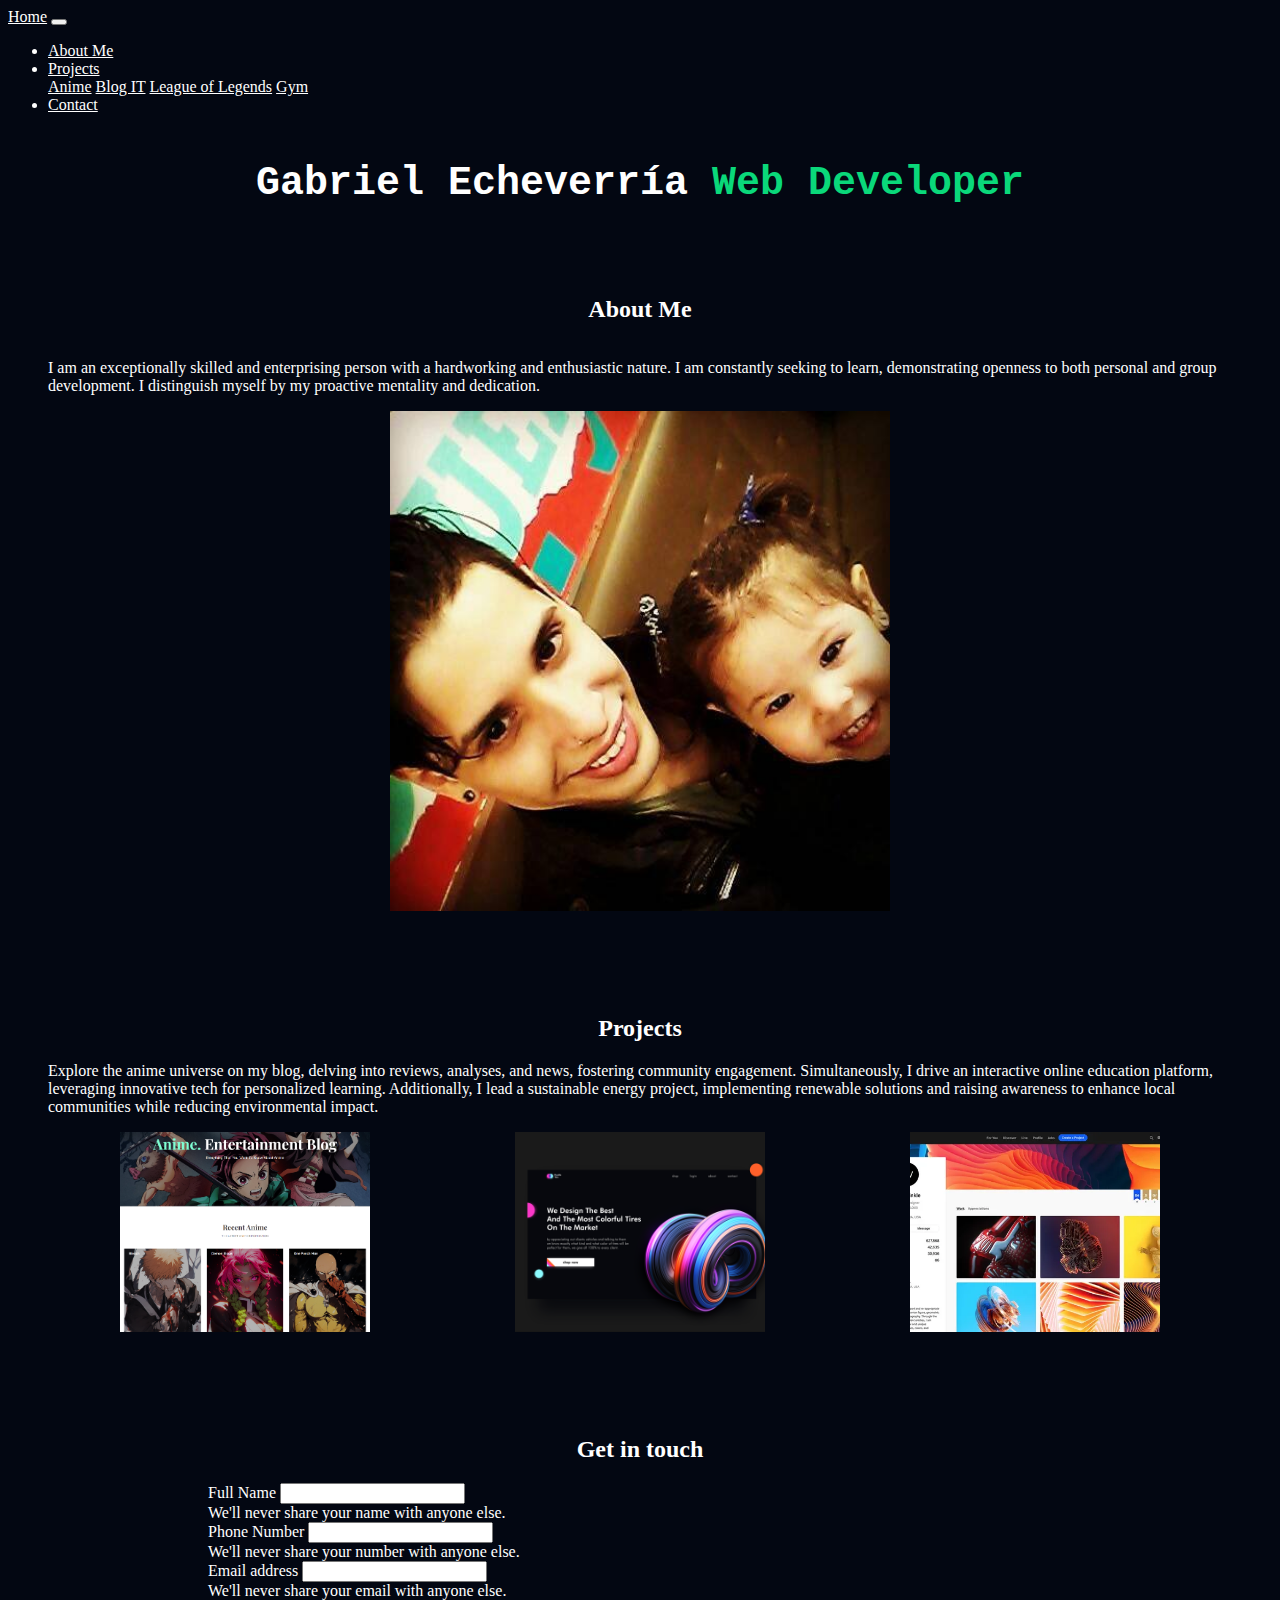
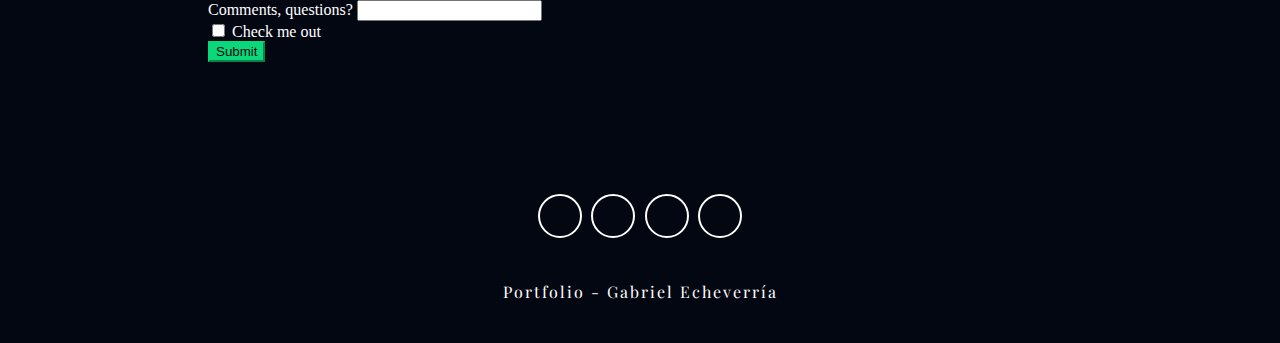
<file: index.html>
<!DOCTYPE html>
<html lang="en">
  <head>
    <meta charset="UTF-8" />
    <meta name="viewport" content="width=device-width, initial-scale=1.0" />
    <meta
      name="keywords"
      content="portfolio, anime, league of legends, gym, information technology, projects, blog, social"
    />
    <meta
      name="description"
      content="Explora un universo diverso en mi portafolio digital, donde la pasión por el anime se fusiona con el compromiso por el fitness y la tecnología. Descubre reseñas y análisis de tus series favoritas, consejos para alcanzar tus metas en el gym, y las últimas tendencias en tecnología IT. ¡Sumérgete en un mundo de entretenimiento, salud y avances tecnológicos en un solo lugar"
    />
    <meta property="og:type" content="Web site" />
    <meta property="og:title" content="Portfolio" />
    <meta property="og:url" content="https://pf-echeverria.vercel.app/" />
    <meta property="og:img" content="https://pf-echeverria.vercel.app/images/portfolioimg.png" />
    <meta
      property="og:description"
      content="Explora un universo diverso en mi portafolio digital, donde la pasión por el anime se fusiona con el compromiso por el fitness y la tecnología. Descubre reseñas y análisis de tus series favoritas, consejos para alcanzar tus metas en el gym, y las últimas tendencias en tecnología IT. ¡Sumérgete en un mundo de entretenimiento, salud y avances tecnológicos en un solo lugar"
    />
    <link rel="shortcut icon" href="/images/gicon.jpg" type="image/x-icon" />
    <title>Gabi</title>
    <link
      href="https://fonts.googleapis.com/css2?family=Playfair+Display:wght@500;600;700;800;900&family=Quicksand:wght@300;400;500;600;700&display=swap"
      rel="stylesheet"
    />
    <link
      href="https://cdn.jsdelivr.net/npm/bootstrap@5.3.2/dist/css/bootstrap.min.css"
      rel="stylesheet"
      integrity="sha384-T3c6CoIi6uLrA9TneNEoa7RxnatzjcDSCmG1MXxSR1GAsXEV/Dwwykc2MPK8M2HN"
      crossorigin="anonymous"
    />
    <link rel="stylesheet" href="css/index.css" />
    <link
      rel="stylesheet"
      href="https://cdnjs.cloudflare.com/ajax/libs/font-awesome/5.15.1/css/all.min.css"
      integrity="sha512-+4zCK9k+qNFUR5X+cKL9EIR+ZOhtIloNl9GIKS57V1MyNsYpYcUrUeQc9vNfzsWfV28IaLL3i96P9sdNyeRssA=="
      crossorigin="anonymous"
    />
  </head>

  <body class="portfolio-body">
    <header>
      <nav
        class="navbar navbar-expand-lg border-bottom border-body navbarContainer"
      >
        <div class="container-fluid">
          <a class="navbar-brand navbarText" href="#">Home</a>
          <button
            class="navbar-toggler"
            type="button"
            data-bs-toggle="collapse"
            data-bs-target="#navbarSupportedContent"
            aria-controls="navbarSupportedContent"
            aria-expanded="false"
            aria-label="Toggle navigation"
          >
            <span class="navbar-toggler-icon"></span>
          </button>
          <div class="collapse navbar-collapse" id="navbarSupportedContent">
            <ul class="navbar-nav me-auto mb-2 mb-lg-0">
              <li class="nav-item">
                <a
                  class="nav-link active navbarText"
                  aria-current="page"
                  href="#about-me"
                  >About Me</a
                >
              </li>
              <li class="nav-item dropdown">
                <a
                  class="nav-link dropdown-toggle"
                  href="#"
                  id="navbarDropdownMenuLink"
                  data-bs-toggle="dropdown"
                  aria-haspopup="true"
                  aria-expanded="false"
                >
                  Projects
                </a>
                <div
                  class="dropdown-menu"
                  aria-labelledby="navbarDropdownMenuLink"
                >
                  <a class="dropdown-item" href="./pages/anime.html">Anime</a>
                  <a class="dropdown-item" href="./pages/blog-it.html"
                    >Blog IT</a
                  >
                  <a class="dropdown-item" href="./pages/lol.html"
                    >League of Legends</a
                  >
                  <a class="dropdown-item" href="./pages/gym.html">Gym</a>
                </div>
              </li>
              <li class="nav-item">
                <a class="nav-link navbarText" href="#contact">Contact</a>
              </li>
            </ul>
          </div>
        </div>
      </nav>
    </header>

    <div class="container">
      <div class="containerTitle">
        <h2>Gabriel Echeverría <span>Web Developer</span></h2>
      </div>
      <div class="about-me" id="about-me">
        <h2>About Me</h2>
        <p>
          I am an exceptionally skilled and enterprising person with a
          hardworking and enthusiastic nature. I am constantly seeking to learn,
          demonstrating openness to both personal and group development. I
          distinguish myself by my proactive mentality and dedication.
        </p>
        <div class="about-me-img">
          <img src="images/aboutme.jpg" alt="image about me" />
        </div>
      </div>
      <div class="projects" id="projects">
        <h2>Projects</h2>
        <p>
          Explore the anime universe on my blog, delving into reviews, analyses,
          and news, fostering community engagement. Simultaneously, I drive an
          interactive online education platform, leveraging innovative tech for
          personalized learning. Additionally, I lead a sustainable energy
          project, implementing renewable solutions and raising awareness to
          enhance local communities while reducing environmental impact.
        </p>
        <div class="projects-img">
          <a href="./pages/anime.html" target="_blank">
            <img src="images/anime/anime-page.png" alt="anime page" />
          </a>
          <img src="images/img2.png" alt="project two" />
          <img src="images/img3.jpg" alt="project three" />
        </div>
      </div>
    </div>

    <div class="form-container" id="contact">
      <h2>Get in touch</h2>
      <form class="formcontact">
        <div class="mb-3">
          <label for="InputFullName" class="form-label">Full Name</label>
          <input
            type="text"
            class="form-control"
            id="InputFullName"
            aria-describedby="nameHelp"
          />
          <div id="nameHelp" class="form-text textHelp">
            We'll never share your name with anyone else.
          </div>
        </div>
        <div class="mb-3">
          <label for="Inputcellphone" class="form-label">Phone Number</label>
          <input
            type="number"
            class="form-control"
            id="Inputcellphone"
            aria-describedby="numberHelp"
          />
          <div id="numberHelp" class="number textHelp">
            We'll never share your number with anyone else.
          </div>
        </div>
        <div class="mb-3">
          <label for="InputEmail1" class="form-label">Email address</label>
          <input
            type="email"
            class="form-control"
            id="InputEmail1"
            aria-describedby="emailHelp"
          />
          <div id="emailHelp" class="form-text textHelp">
            We'll never share your email with anyone else.
          </div>
        </div>
        <div class="mb-3">
          <label for="InputPassword1" class="form-label"
            >Comments, questions?</label
          >
          <input type="password" class="form-control" id="InputPassword1" />
        </div>
        <div class="mb-3 form-check">
          <input type="checkbox" class="form-check-input" id="Check1" />
          <label class="form-check-label" for="Check1">Check me out</label>
        </div>
        <button type="submit" class="btn btn-primary formButtom">Submit</button>
      </form>
    </div>

    <footer class="portfolio-footer">
      <div class="social-links">
        <a href="#"><i class="fab fa-facebook-f"></i></a>
        <a href="#"><i class="fab fa-twitter"></i></a>
        <a href="#"><i class="fab fa-instagram"></i></a>
        <a href="#"><i class="fab fa-pinterest"></i></a>
      </div>
      <span>Portfolio - Gabriel Echeverría</span>
    </footer>

    <script
      src="https://cdn.jsdelivr.net/npm/bootstrap@5.3.2/dist/js/bootstrap.bundle.min.js"
      integrity="sha384-C6RzsynM9kWDrMNeT87bh95OGNyZPhcTNXj1NW7RuBCsyN/o0jlpcV8Qyq46cDfL"
      crossorigin="anonymous"
    ></script>
  </body>
</html>
</file>
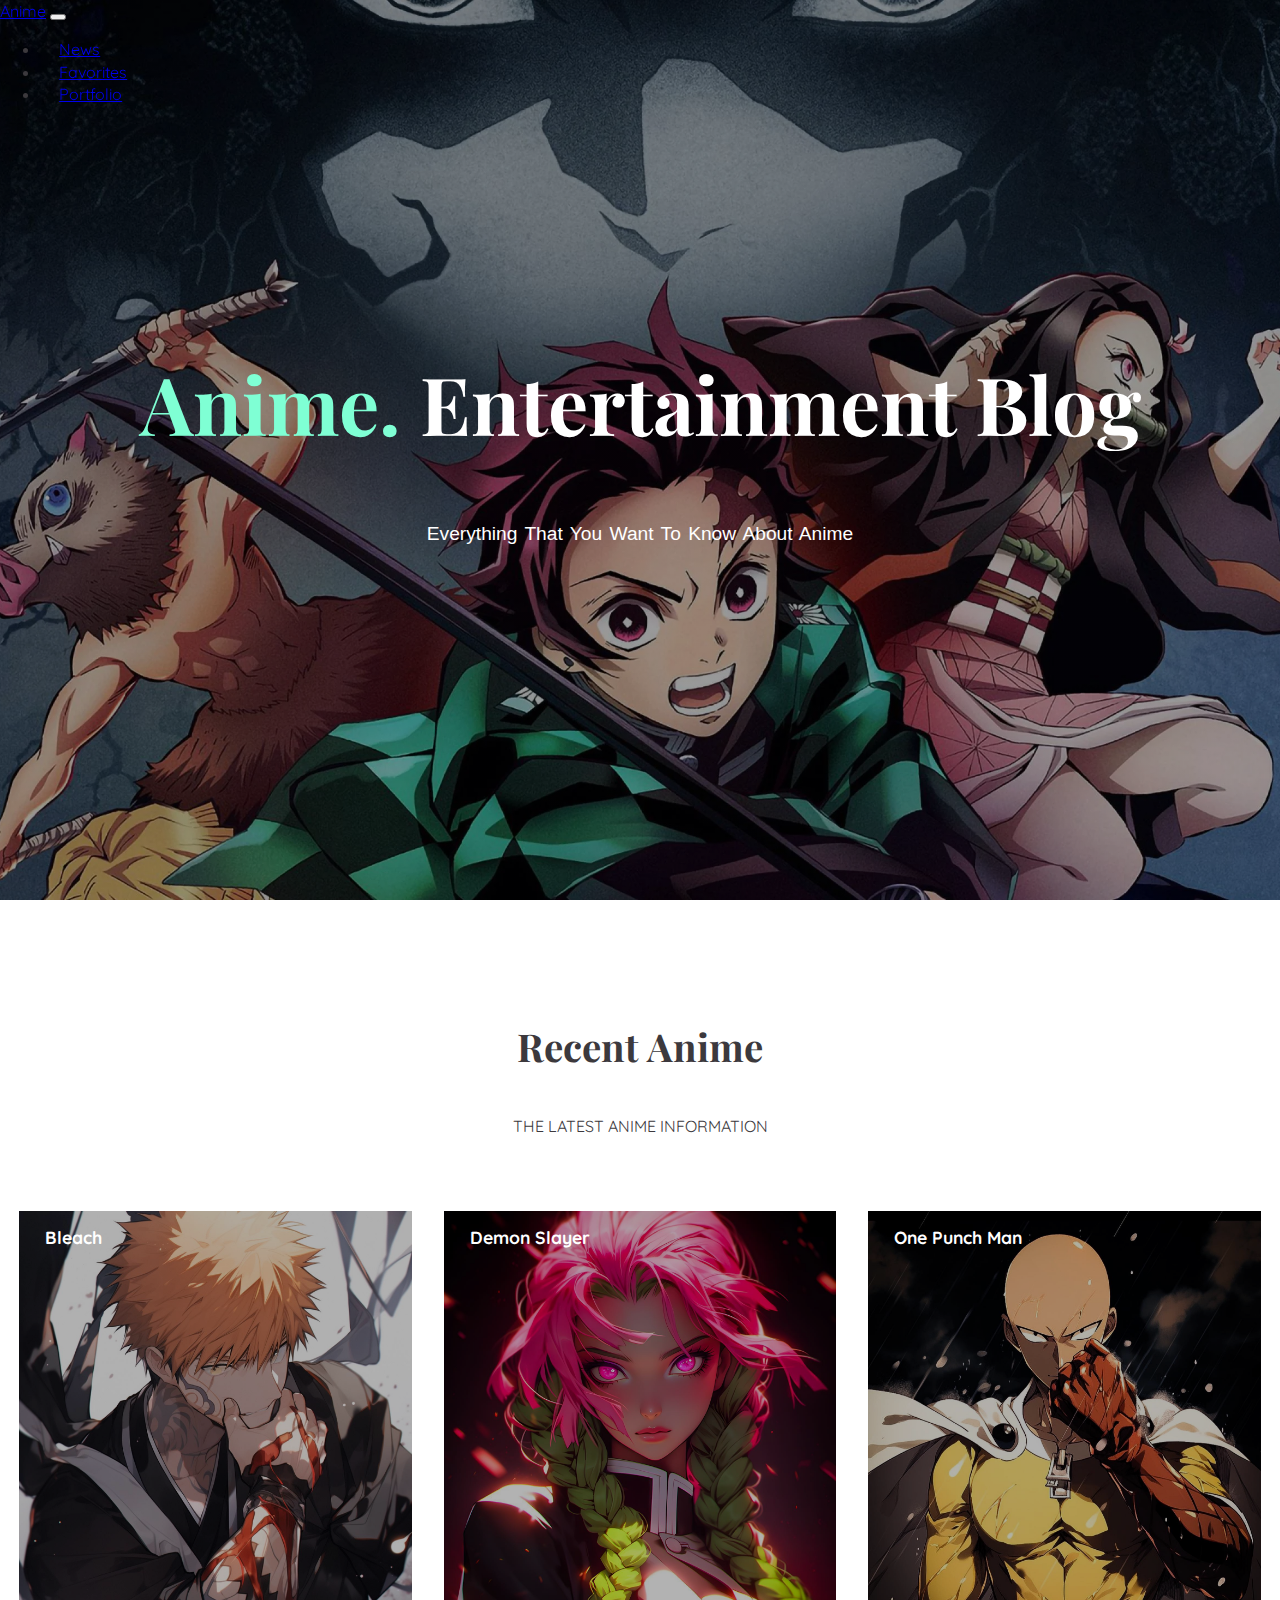
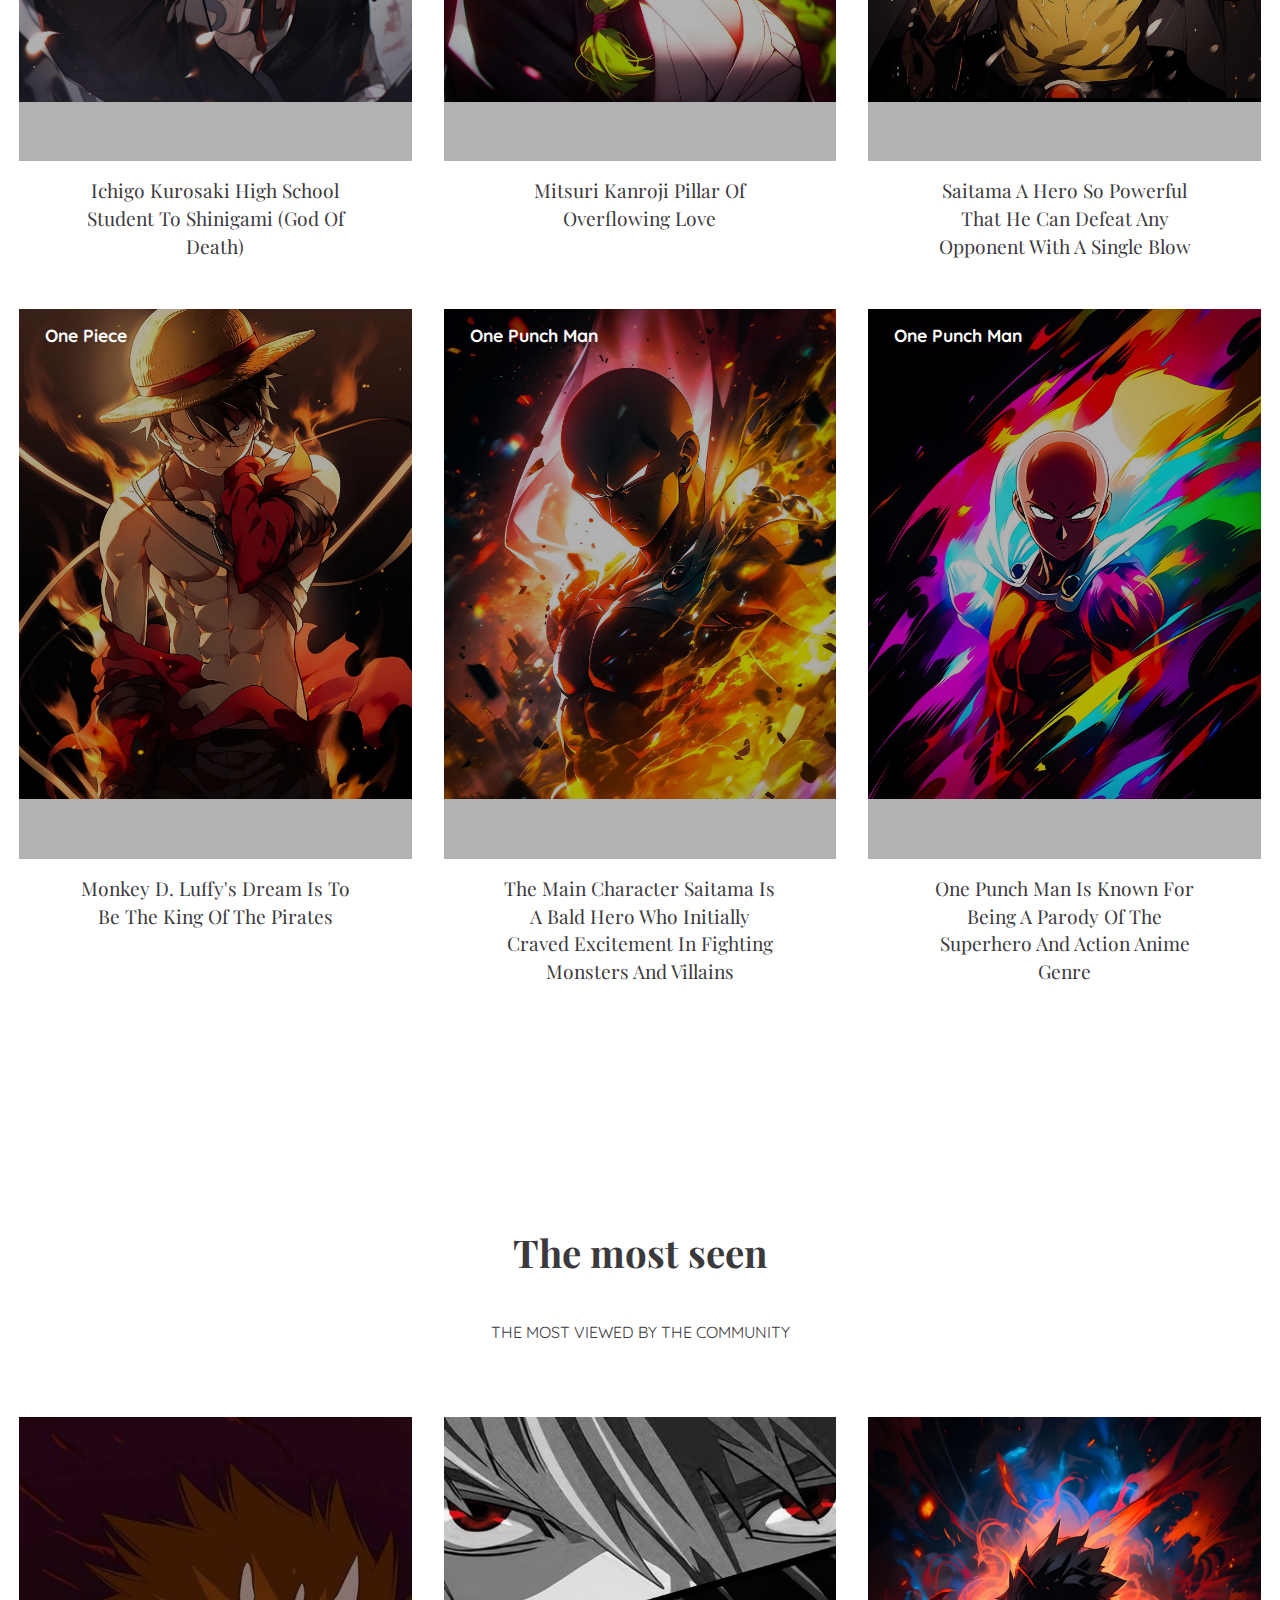
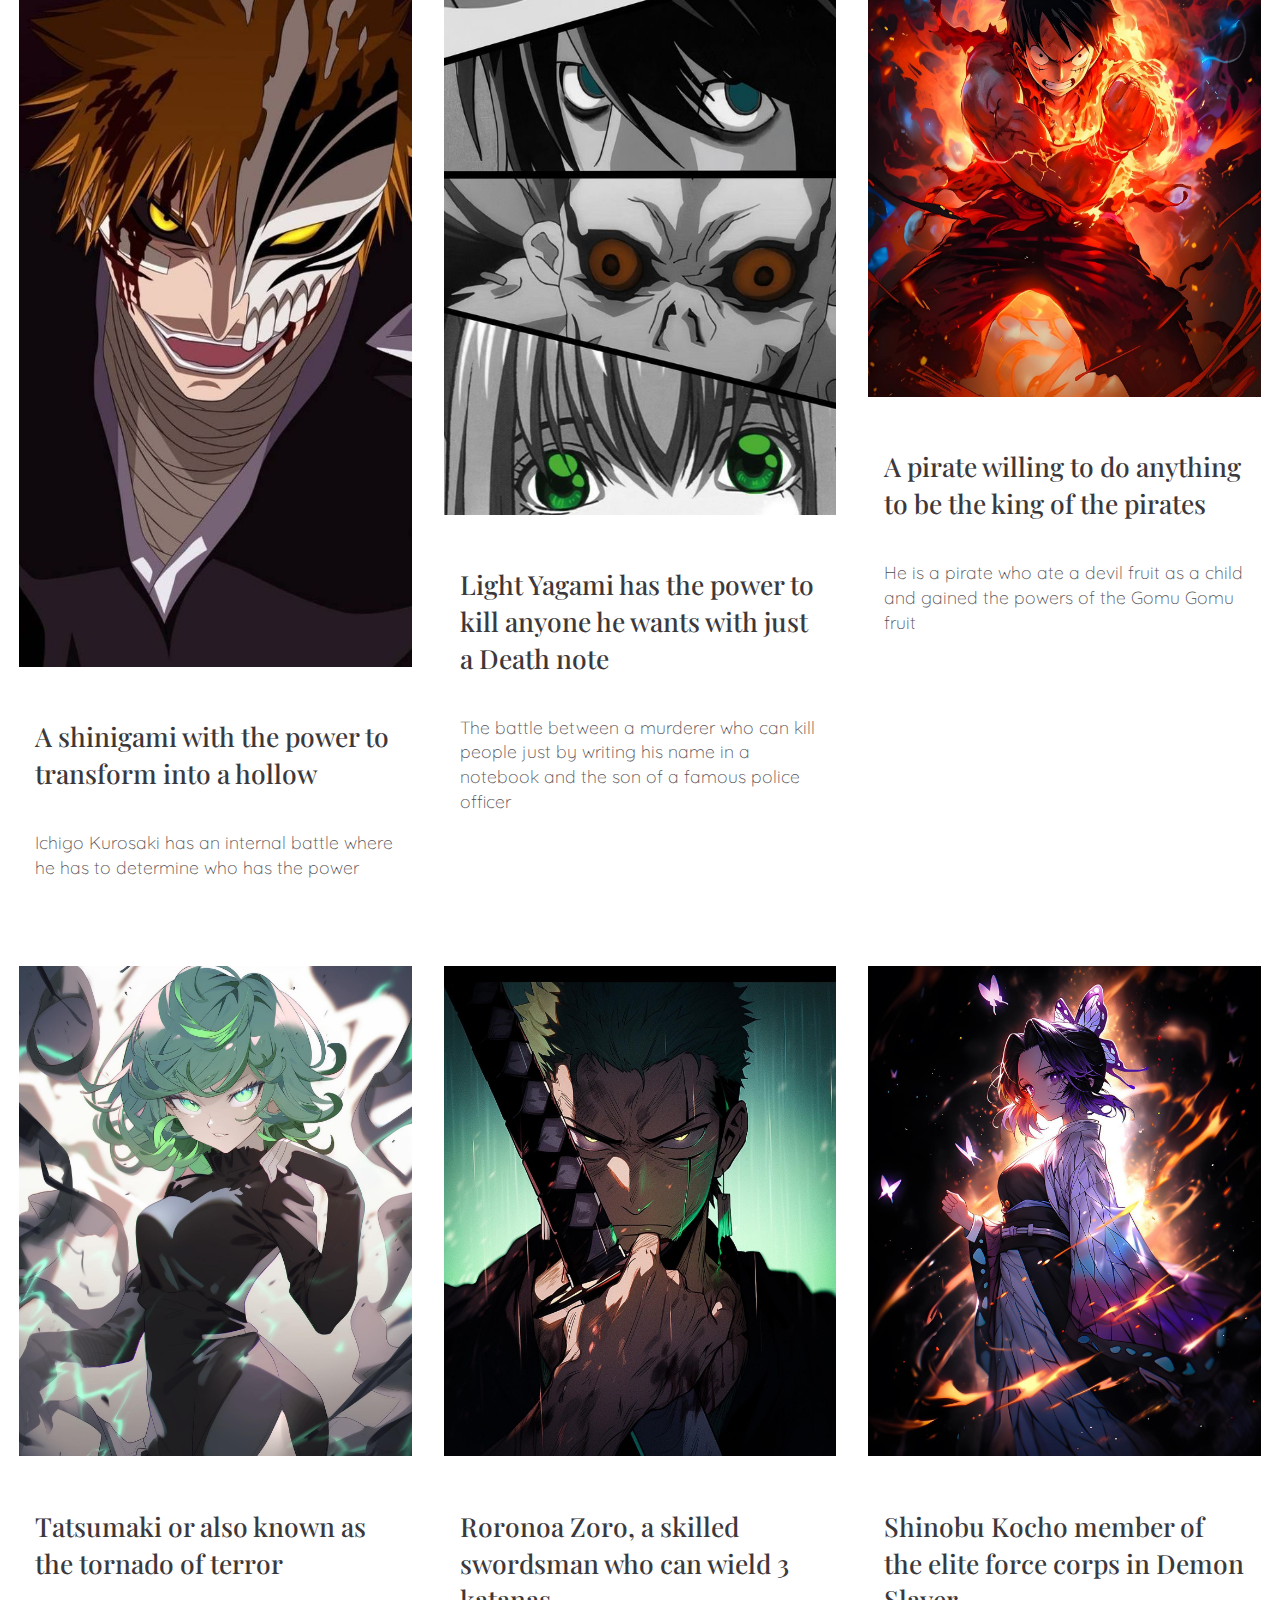
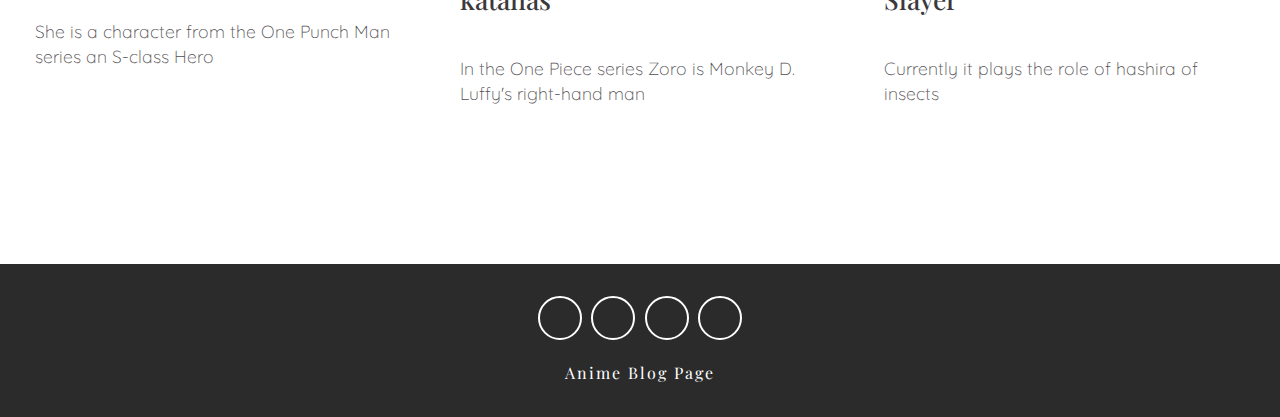
<file: pages/anime.html>
<!DOCTYPE html>
<html lang="en">

<head>
  <meta charset="UTF-8">
  <meta name="viewport" content="width=device-width, initial-scale=1.0">
  <title>Anime Blog - GE</title>
  <link
    href="https://fonts.googleapis.com/css2?family=Playfair+Display:wght@500;600;700;800;900&family=Quicksand:wght@300;400;500;600;700&display=swap"
    rel="stylesheet">
  <link href="https://cdn.jsdelivr.net/npm/bootstrap@5.3.2/dist/css/bootstrap.min.css" rel="stylesheet"
    integrity="sha384-T3c6CoIi6uLrA9TneNEoa7RxnatzjcDSCmG1MXxSR1GAsXEV/Dwwykc2MPK8M2HN" crossorigin="anonymous">
  <link rel="stylesheet" href="https://cdnjs.cloudflare.com/ajax/libs/font-awesome/5.15.1/css/all.min.css"
    integrity="sha512-+4zCK9k+qNFUR5X+cKL9EIR+ZOhtIloNl9GIKS57V1MyNsYpYcUrUeQc9vNfzsWfV28IaLL3i96P9sdNyeRssA=="
    crossorigin="anonymous" />
  <link rel="stylesheet" href="../css/index.css">
</head>

<body class="anime-body">
  <header class="anime-header">
    <nav class="navbar navbar-expand-lg bg-body-tertiary anime-navbar">
      <div class="container-fluid">
        <a class="navbar-brand" href="#">Anime</a>
        <button class="navbar-toggler" type="button" data-bs-toggle="collapse" data-bs-target="#navbarNav"
          aria-controls="navbarNav" aria-expanded="false" aria-label="Toggle navigation">
          <span class="navbar-toggler-icon"></span>
        </button>
        <div class="collapse navbar-collapse" id="navbarNav">
          <ul class="navbar-nav">
            <li class="nav-item">
            <a class="nav-link active" aria-current="page" href="#recent-anime">News</a>
            </li>
            <li class="nav-item">
            <a class="nav-link" href="#blog">Favorites</a>
            </li>
            <li class="nav-item">
            <a class="nav-link" href="../index.html">Portfolio</a>
            </li>
          </ul>
        </div>
      </div>
    </nav>
    <div class="banner">
      <div class="container">
        <h1 class="banner-title">
          <span>Anime.</span> Entertainment Blog
        </h1>
        <p>everything that you want to know about anime</p>
      </div>
    </div>
  </header>

  <section class="recent-anime" id="recent-anime">
    <div class="container">
      <div class="title">
        <h2>Recent Anime</h2>
        <p>the latest anime information</p>
      </div>

      <div class="recent-anime-content">
        <div class="recent-anime-item">
          <div class="recent-anime-img">
            <img src="../images/anime/ichigo2.jpg" alt="">

            <span>Bleach</span>
          </div>
          <div class="recent-anime-title">
            <a href="#">Ichigo Kurosaki high school student to Shinigami (god of death)</a>
          </div>
        </div>
        <div class="recent-anime-item">
          <div class="recent-anime-img">
            <img src="../images/anime/pilardelantojo.jpg" alt="">

            <span>Demon Slayer</span>
          </div>
          <div class="recent-anime-title">
            <a href="#">Mitsuri Kanroji Pillar of Overflowing Love</a>
          </div>
        </div>
        <div class="recent-anime-item">
          <div class="recent-anime-img">
            <img src="../images/anime/saitama3.jpg" alt="">

            <span>One Punch Man</span>
          </div>
          <div class="recent-anime-title">
            <a href="#">Saitama a hero so powerful that he can defeat any opponent with a single blow</a>
          </div>
        </div>
        <div class="recent-anime-item">
          <div class="recent-anime-img">
            <img src="../images/anime/luffy2.jpg" alt="">

            <span>One Piece</span>
          </div>
          <div class="recent-anime-title">
            <a href="#">Monkey D. Luffy's dream is to be the king of the pirates</a>
          </div>
        </div>
        <div class="recent-anime-item">
          <div class="recent-anime-img">
            <img src="../images/anime/saitama1.jpg" alt="">

            <span>One Punch Man</span>
          </div>
          <div class="recent-anime-title">
            <a href="#">The main character Saitama is a bald hero who initially craved excitement in fighting monsters
            and villains</a>
          </div>
        </div>
        <div class="recent-anime-item">
          <div class="recent-anime-img">
            <img src="../images/anime/saitama2.jpg" alt="">
            <span>One Punch Man</span>
          </div>
          <div class="recent-anime-title">
            <a href="#">One Punch Man is known for being a parody of the superhero and action anime genre</a>
          </div>
        </div>
      </div>
    </div>
  </section>

  <section class="blog" id="blog">
    <div class="container">
      <div class="title">
        <h2>The most seen</h2>
        <p>the most viewed by the community</p>
      </div>
      <div class="blog-content">
        <div class="blog-item">
          <div class="blog-img">
            <img src="../images/anime/ichigo.jpg" alt="">

          </div>
          <div class="blog-text">

            <h2>A shinigami with the power to transform into a hollow</h2>
            <p>Ichigo Kurosaki has an internal battle where he has to determine who has the power</p>

          </div>
        </div>
        <div class="blog-item">
          <div class="blog-img">
            <img src="../images/anime/light.jpg" alt="">

          </div>
          <div class="blog-text">

            <h2>Light Yagami has the power to kill anyone he wants with just a Death note</h2>
            <p>The battle between a murderer who can kill people just by writing his name in a notebook and the son of a
            famous police officer</p>

          </div>
        </div>
        <div class="blog-item">
          <div class="blog-img luffy-img">
            <img src="../images/anime/luffy1.jpg" alt="">

          </div>
          <div class="blog-text">

            <h2>A pirate willing to do anything to be the king of the pirates</h2>
            <p>He is a pirate who ate a devil fruit as a child and gained the powers of the Gomu Gomu fruit</p>

          </div>
        </div>
        <div class="blog-item">
          <div class="blog-img">
            <img src="../images/anime/tornado1.jpg" alt="">

          </div>
          <div class="blog-text">

            <h2>Tatsumaki or also known as the tornado of terror</h2>
            <p>She is a character from the One Punch Man series an S-class Hero</p>

          </div>
        </div>
        <div class="blog-item">
          <div class="blog-img">
            <img src="../images/anime/zoro.jpg" alt="">

          </div>
          <div class="blog-text">

            <h2>Roronoa Zoro, a skilled swordsman who can wield 3 katanas</h2>
            <p>In the One Piece series Zoro is Monkey D. Luffy's right-hand man</p>

          </div>
        </div>
        <div class="blog-item">
          <div class="blog-img">
            <img src="../images/anime/shinobu.jpg" alt="">

          </div>
          <div class="blog-text">

            <h2>Shinobu Kocho member of the elite force corps in Demon Slayer</h2>
            <p>Currently it plays the role of hashira of insects</p>

          </div>
        </div>
      </div>
    </div>
  </section>

  <footer class="anime-footer">
    <div class="social-links">
      <a href="#"><i class="fab fa-facebook-f"></i></a>
      <a href="#"><i class="fab fa-twitter"></i></a>
      <a href="#"><i class="fab fa-instagram"></i></a>
      <a href="#"><i class="fab fa-pinterest"></i></a>
    </div>
    <span>Anime Blog Page</span>
  </footer>
  <script src="https://cdn.jsdelivr.net/npm/bootstrap@5.3.2/dist/js/bootstrap.bundle.min.js"
    integrity="sha384-C6RzsynM9kWDrMNeT87bh95OGNyZPhcTNXj1NW7RuBCsyN/o0jlpcV8Qyq46cDfL"
    crossorigin="anonymous"></script>
</body>

</html>
</file>
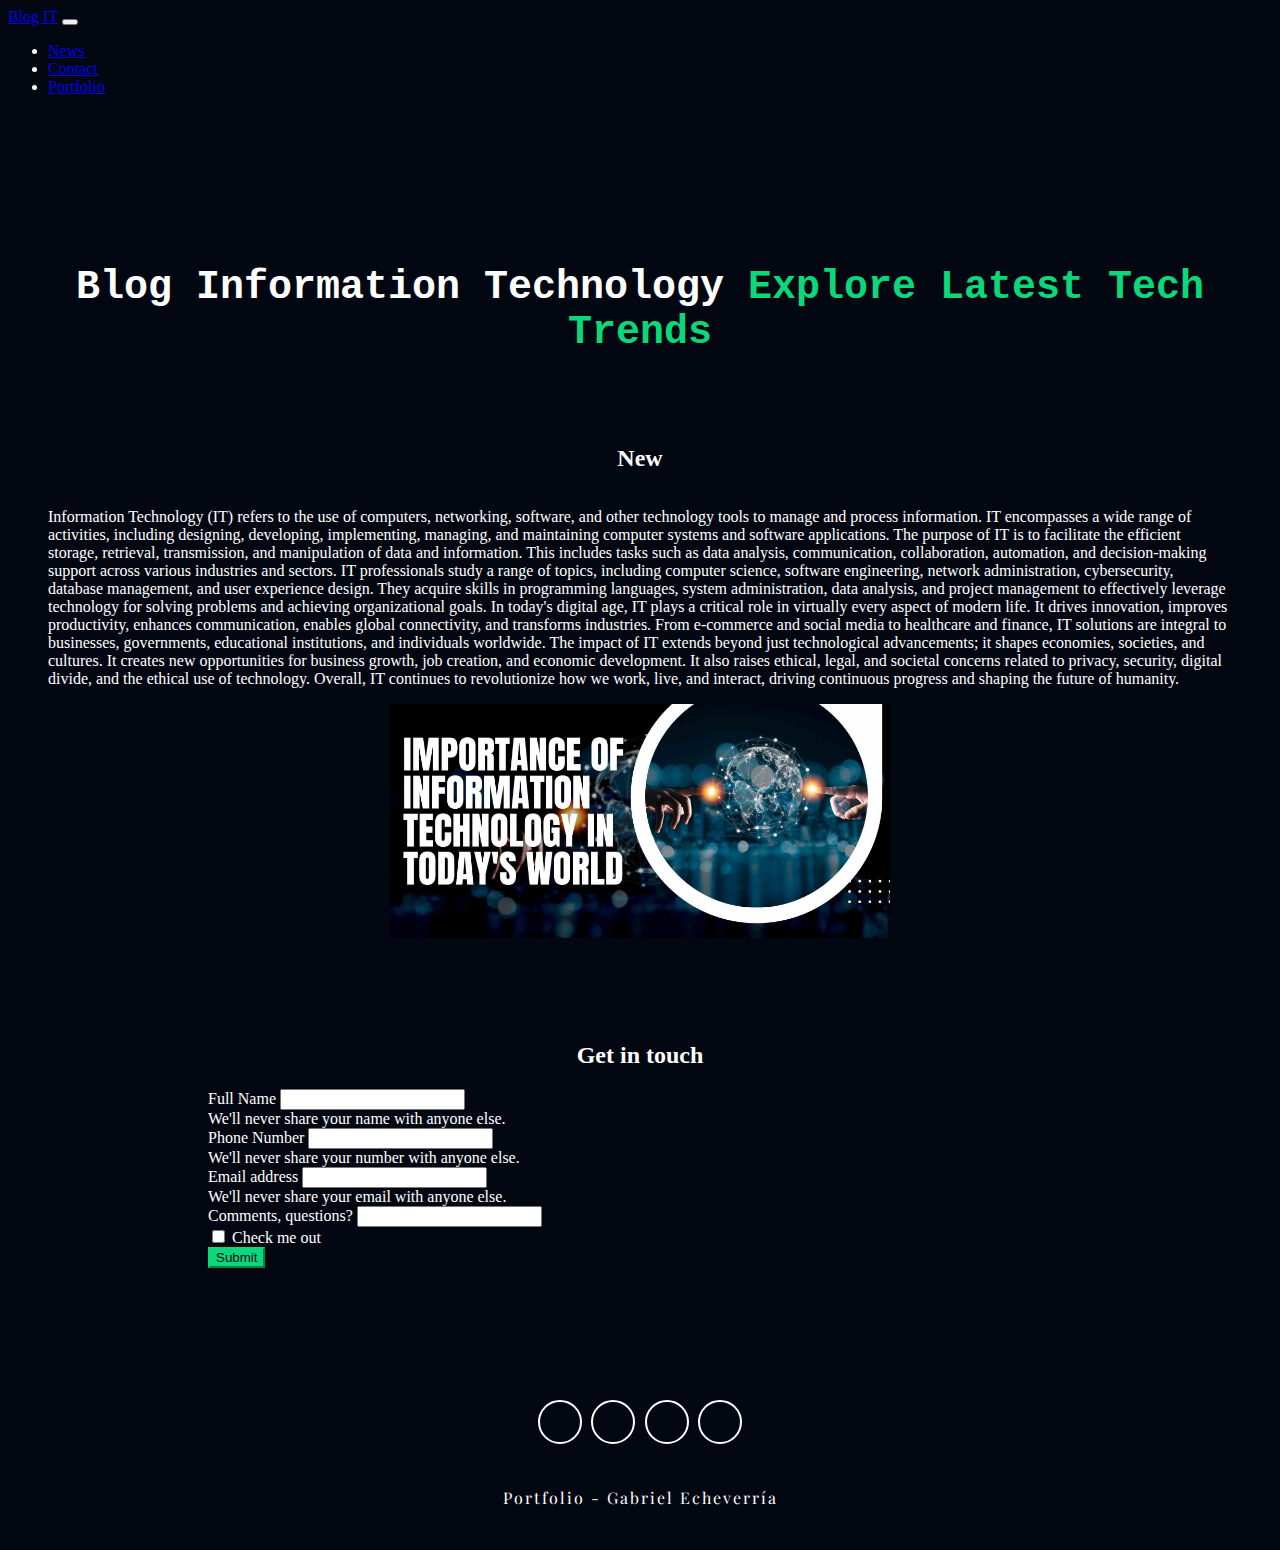
<file: pages/blog-it.html>
<!DOCTYPE html>
<html lang="en">
  <head>
    <meta charset="UTF-8" />
    <meta name="viewport" content="width=device-width, initial-scale=1.0" />
    <title>Blog Information Technology</title>
    <link
      href="https://fonts.googleapis.com/css2?family=Playfair+Display:wght@500;600;700;800;900&family=Quicksand:wght@300;400;500;600;700&display=swap"
      rel="stylesheet"
    />
    <link
      href="https://cdn.jsdelivr.net/npm/bootstrap@5.3.2/dist/css/bootstrap.min.css"
      rel="stylesheet"
      integrity="sha384-T3c6CoIi6uLrA9TneNEoa7RxnatzjcDSCmG1MXxSR1GAsXEV/Dwwykc2MPK8M2HN"
      crossorigin="anonymous"
    />
    <link rel="stylesheet" href="../css/index.css"/>
    <link
      rel="stylesheet"
      href="https://cdnjs.cloudflare.com/ajax/libs/font-awesome/5.15.1/css/all.min.css"
      integrity="sha512-+4zCK9k+qNFUR5X+cKL9EIR+ZOhtIloNl9GIKS57V1MyNsYpYcUrUeQc9vNfzsWfV28IaLL3i96P9sdNyeRssA=="
      crossorigin="anonymous"
    />
  </head>

  <body class="blog-it-body"> 
    <header>
      <nav class="navbar navbar-expand-lg bg-body-tertiary anime-navbar">
        <div class="container-fluid">
          <a class="navbar-brand" href="#">Blog IT</a>
          <button
            class="navbar-toggler"
            type="button"
            data-bs-toggle="collapse"
            data-bs-target="#navbarNav"
            aria-controls="navbarNav"
            aria-expanded="false"
            aria-label="Toggle navigation"
          >
            <span class="navbar-toggler-icon"></span>
          </button>
          <div class="collapse navbar-collapse" id="navbarNav">
            <ul class="navbar-nav">
              <li class="nav-item">
                <a
                  class="nav-link active"
                  aria-current="page"
                  href="#recent-anime"
                  >News</a
                >
              </li>
              <li class="nav-item">
                <a class="nav-link" href="#contact">Contact</a>
              </li>
              <li class="nav-item">
                <a class="nav-link" href="../index.html">Portfolio</a>
              </li>
            </ul>
          </div>
        </div>
      </nav>
    </header>

    <div class="container">   
      <div class="containerTitle">
        <h2>
          Blog Information Technology <span>Explore Latest Tech Trends</span>
        </h2>
      </div>
      <div class="new" id="new">
        <h2>New</h2>
        <p>
          Information Technology (IT) refers to the use of computers,
          networking, software, and other technology tools to manage and process
          information. IT encompasses a wide range of activities, including
          designing, developing, implementing, managing, and maintaining
          computer systems and software applications. The purpose of IT is to
          facilitate the efficient storage, retrieval, transmission, and
          manipulation of data and information. This includes tasks such as data
          analysis, communication, collaboration, automation, and
          decision-making support across various industries and sectors. IT
          professionals study a range of topics, including computer science,
          software engineering, network administration, cybersecurity, database
          management, and user experience design. They acquire skills in
          programming languages, system administration, data analysis, and
          project management to effectively leverage technology for solving
          problems and achieving organizational goals. In today's digital age,
          IT plays a critical role in virtually every aspect of modern life. It
          drives innovation, improves productivity, enhances communication,
          enables global connectivity, and transforms industries. From
          e-commerce and social media to healthcare and finance, IT solutions
          are integral to businesses, governments, educational institutions, and
          individuals worldwide. The impact of IT extends beyond just
          technological advancements; it shapes economies, societies, and
          cultures. It creates new opportunities for business growth, job
          creation, and economic development. It also raises ethical, legal, and
          societal concerns related to privacy, security, digital divide, and
          the ethical use of technology. Overall, IT continues to revolutionize
          how we work, live, and interact, driving continuous progress and
          shaping the future of humanity.
        </p>
        <div class="new-img">
          <img src="../images/blog/it.jpg" alt="image new" />
        </div>
      </div>
    </div>

    <div class="form-container" id="contact">
      <h2>Get in touch</h2>
      <form class="formcontact">
        <div class="mb-3">
          <label for="InputFullName" class="form-label">Full Name</label>
          <input
            type="text"
            class="form-control"
            id="InputFullName"
            aria-describedby="nameHelp"
          />
          <div id="nameHelp" class="form-text textHelp">
            We'll never share your name with anyone else.
          </div>
        </div>
        <div class="mb-3">
          <label for="Inputcellphone" class="form-label">Phone Number</label>
          <input
            type="number"
            class="form-control"
            id="Inputcellphone"
            aria-describedby="numberHelp"
          />
          <div id="numberHelp" class="number textHelp">
            We'll never share your number with anyone else.
          </div>
        </div>
        <div class="mb-3">
          <label for="InputEmail1" class="form-label">Email address</label>
          <input
            type="email"
            class="form-control"
            id="InputEmail1"
            aria-describedby="emailHelp"
          />
          <div id="emailHelp" class="form-text textHelp">
            We'll never share your email with anyone else.
          </div>
        </div>
        <div class="mb-3">
          <label for="InputPassword1" class="form-label"
            >Comments, questions?</label
          >
          <input type="password" class="form-control" id="InputPassword1" />
        </div>
        <div class="mb-3 form-check">
          <input type="checkbox" class="form-check-input" id="Check1" />
          <label class="form-check-label" for="Check1">Check me out</label>
        </div>
        <button type="submit" class="btn btn-primary formButtom">Submit</button>
      </form>
    </div>

    <footer class="blog-it-footer">
      <div class="social-links">
        <a href="#"><i class="fab fa-facebook-f"></i></a>
        <a href="#"><i class="fab fa-twitter"></i></a>
        <a href="#"><i class="fab fa-instagram"></i></a>
        <a href="#"><i class="fab fa-pinterest"></i></a>
      </div>
      <span>Portfolio - Gabriel Echeverría</span>
    </footer>

    <script
      src="https://cdn.jsdelivr.net/npm/bootstrap@5.3.2/dist/js/bootstrap.bundle.min.js"
      integrity="sha384-C6RzsynM9kWDrMNeT87bh95OGNyZPhcTNXj1NW7RuBCsyN/o0jlpcV8Qyq46cDfL"
      crossorigin="anonymous"
    ></script>
  </body>
</html>
</file>
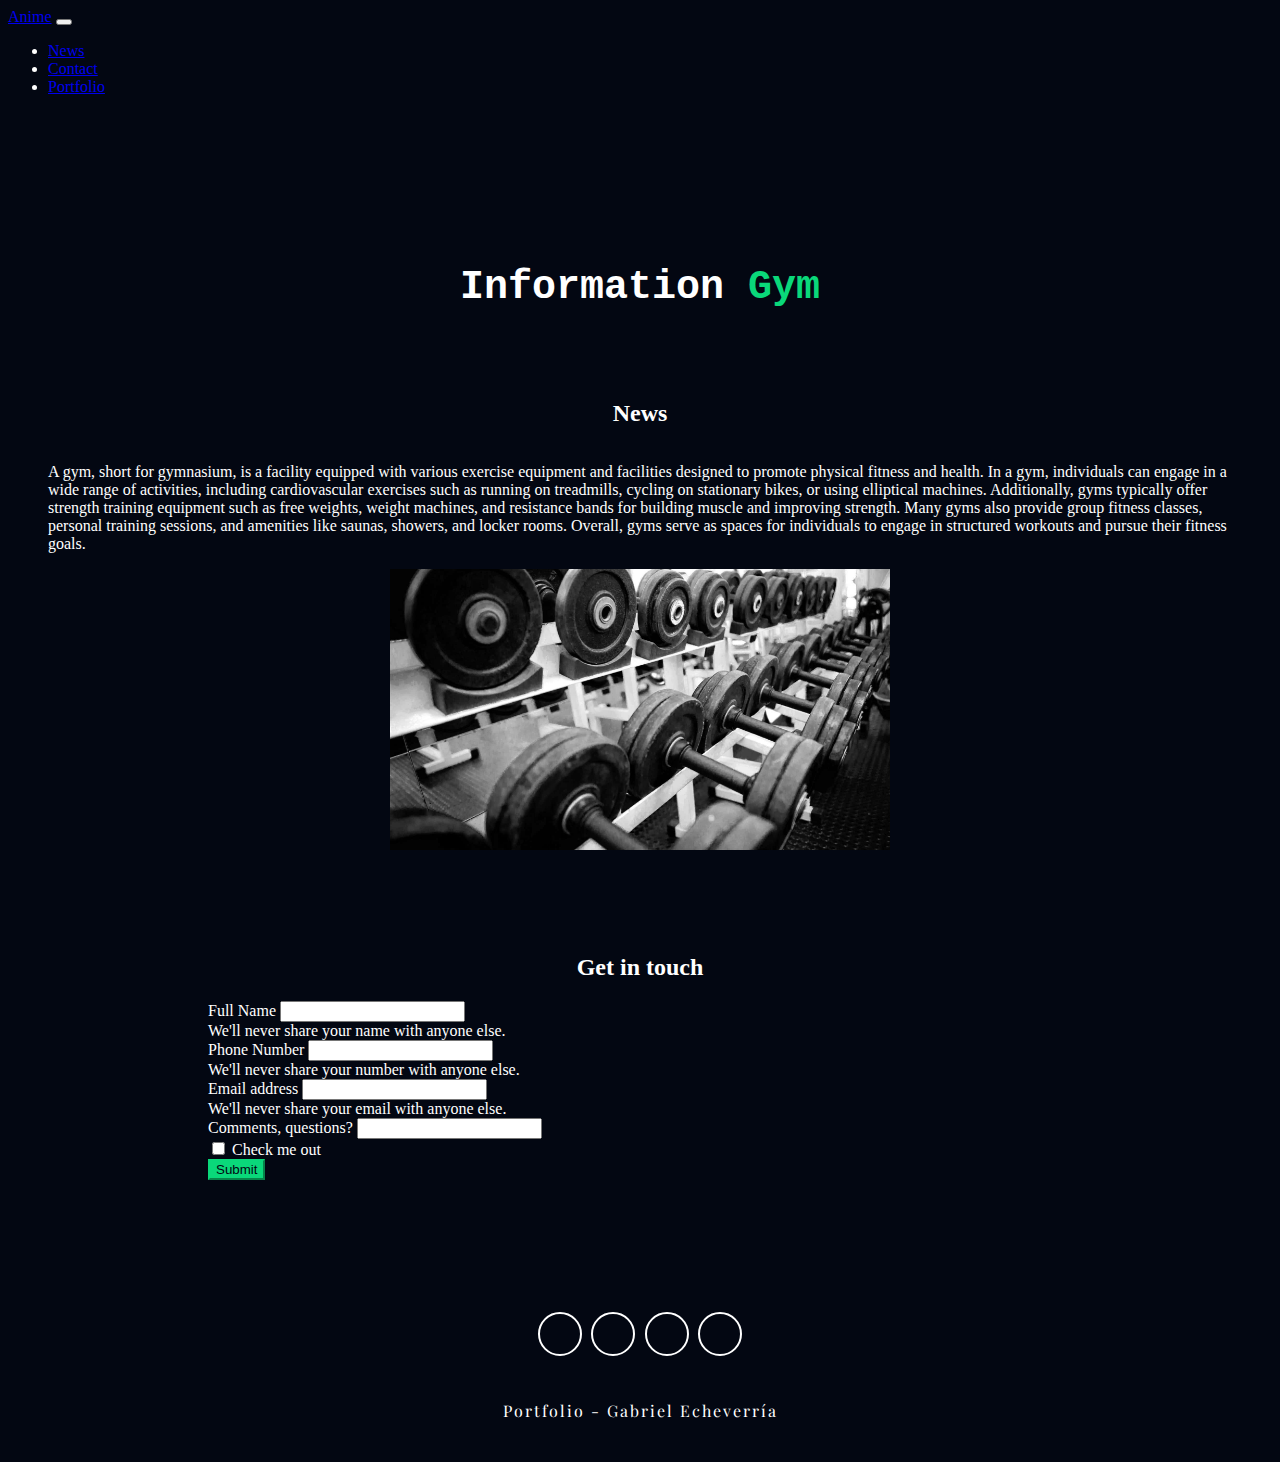
<file: pages/gym.html>
<!DOCTYPE html>
<html lang="en">
  <head>
    <meta charset="UTF-8" />
    <meta name="viewport" content="width=device-width, initial-scale=1.0" />
    <title>Gym</title>
    <link
      href="https://fonts.googleapis.com/css2?family=Playfair+Display:wght@500;600;700;800;900&family=Quicksand:wght@300;400;500;600;700&display=swap"
      rel="stylesheet"
    />
    <link
      href="https://cdn.jsdelivr.net/npm/bootstrap@5.3.2/dist/css/bootstrap.min.css"
      rel="stylesheet"
      integrity="sha384-T3c6CoIi6uLrA9TneNEoa7RxnatzjcDSCmG1MXxSR1GAsXEV/Dwwykc2MPK8M2HN"
      crossorigin="anonymous"
    />
    <link rel="stylesheet" href="../css/index.css"/>
    <link
      rel="stylesheet"
      href="https://cdnjs.cloudflare.com/ajax/libs/font-awesome/5.15.1/css/all.min.css"
      integrity="sha512-+4zCK9k+qNFUR5X+cKL9EIR+ZOhtIloNl9GIKS57V1MyNsYpYcUrUeQc9vNfzsWfV28IaLL3i96P9sdNyeRssA=="
      crossorigin="anonymous"
    />
  </head>

  <body class="portfolio-body">
    <header>
      <nav class="navbar navbar-expand-lg bg-body-tertiary anime-navbar">
        <div class="container-fluid">
          <a class="navbar-brand" href="#">Anime</a>
          <button class="navbar-toggler" type="button" data-bs-toggle="collapse" data-bs-target="#navbarNav"
            aria-controls="navbarNav" aria-expanded="false" aria-label="Toggle navigation">
            <span class="navbar-toggler-icon"></span>
          </button>
          <div class="collapse navbar-collapse" id="navbarNav">
            <ul class="navbar-nav">
              <li class="nav-item">
              <a class="nav-link active" aria-current="page" href="#recent-anime">News</a>
              </li>
              <li class="nav-item">
              <a class="nav-link" href="#contact">Contact</a>
              </li>
              <li class="nav-item">
              <a class="nav-link" href="../index.html">Portfolio</a>
              </li>
            </ul>
          </div>
        </div>
      </nav>
    </header>

    <div class="container">
      <div class="containerTitle">
        <h2>Information <span>Gym</span></h2>
      </div>
      <div class="news" id="news">
        <h2>News</h2>
        <p>
          A gym, short for gymnasium, is a facility equipped with various exercise equipment and facilities designed to promote physical fitness and health. In a gym, individuals can engage in a wide range of activities, including cardiovascular exercises such as running on treadmills, cycling on stationary bikes, or using elliptical machines. Additionally, gyms typically offer strength training equipment such as free weights, weight machines, and resistance bands for building muscle and improving strength. Many gyms also provide group fitness classes, personal training sessions, and amenities like saunas, showers, and locker rooms. Overall, gyms serve as spaces for individuals to engage in structured workouts and pursue their fitness goals.
        </p>
        <div class="news-img">
          <img src="../images/gym/gym.jpg" alt="image gym" />
        </div>
      </div>
    </div>

    <div class="form-container" id="contact">
      <h2>Get in touch</h2>
      <form class="formcontact">
        <div class="mb-3">
          <label for="InputFullName" class="form-label">Full Name</label>
          <input
            type="text"
            class="form-control"
            id="InputFullName"
            aria-describedby="nameHelp"
          />
          <div id="nameHelp" class="form-text textHelp">
            We'll never share your name with anyone else.
          </div>
        </div>
        <div class="mb-3">
          <label for="Inputcellphone" class="form-label">Phone Number</label>
          <input
            type="number"
            class="form-control"
            id="Inputcellphone"
            aria-describedby="numberHelp"
          />
          <div id="numberHelp" class="number textHelp">
            We'll never share your number with anyone else.
          </div>
        </div>
        <div class="mb-3">
          <label for="InputEmail1" class="form-label">Email address</label>
          <input
            type="email"
            class="form-control"
            id="InputEmail1"
            aria-describedby="emailHelp"
          />
          <div id="emailHelp" class="form-text textHelp">
            We'll never share your email with anyone else.
          </div>
        </div>
        <div class="mb-3">
          <label for="InputPassword1" class="form-label"
            >Comments, questions?</label
          >
          <input type="password" class="form-control" id="InputPassword1" />
        </div>
        <div class="mb-3 form-check">
          <input type="checkbox" class="form-check-input" id="Check1" />
          <label class="form-check-label" for="Check1">Check me out</label>
        </div>
        <button type="submit" class="btn btn-primary formButtom">Submit</button>
      </form>
    </div>

    <footer class="portfolio-footer">
      <div class="social-links">
        <a href="#"><i class="fab fa-facebook-f"></i></a>
        <a href="#"><i class="fab fa-twitter"></i></a>
        <a href="#"><i class="fab fa-instagram"></i></a>
        <a href="#"><i class="fab fa-pinterest"></i></a>
      </div>
      <span>Portfolio - Gabriel Echeverría</span>
    </footer>

    <script
      src="https://cdn.jsdelivr.net/npm/bootstrap@5.3.2/dist/js/bootstrap.bundle.min.js"
      integrity="sha384-C6RzsynM9kWDrMNeT87bh95OGNyZPhcTNXj1NW7RuBCsyN/o0jlpcV8Qyq46cDfL"
      crossorigin="anonymous"
    ></script>
  </body>
</html>

    <script
      src="https://cdn.jsdelivr.net/npm/bootstrap@5.3.2/dist/js/bootstrap.bundle.min.js"
      integrity="sha384-C6RzsynM9kWDrMNeT87bh95OGNyZPhcTNXj1NW7RuBCsyN/o0jlpcV8Qyq46cDfL"
      crossorigin="anonymous"
    ></script>
  </body>
</html>
</file>
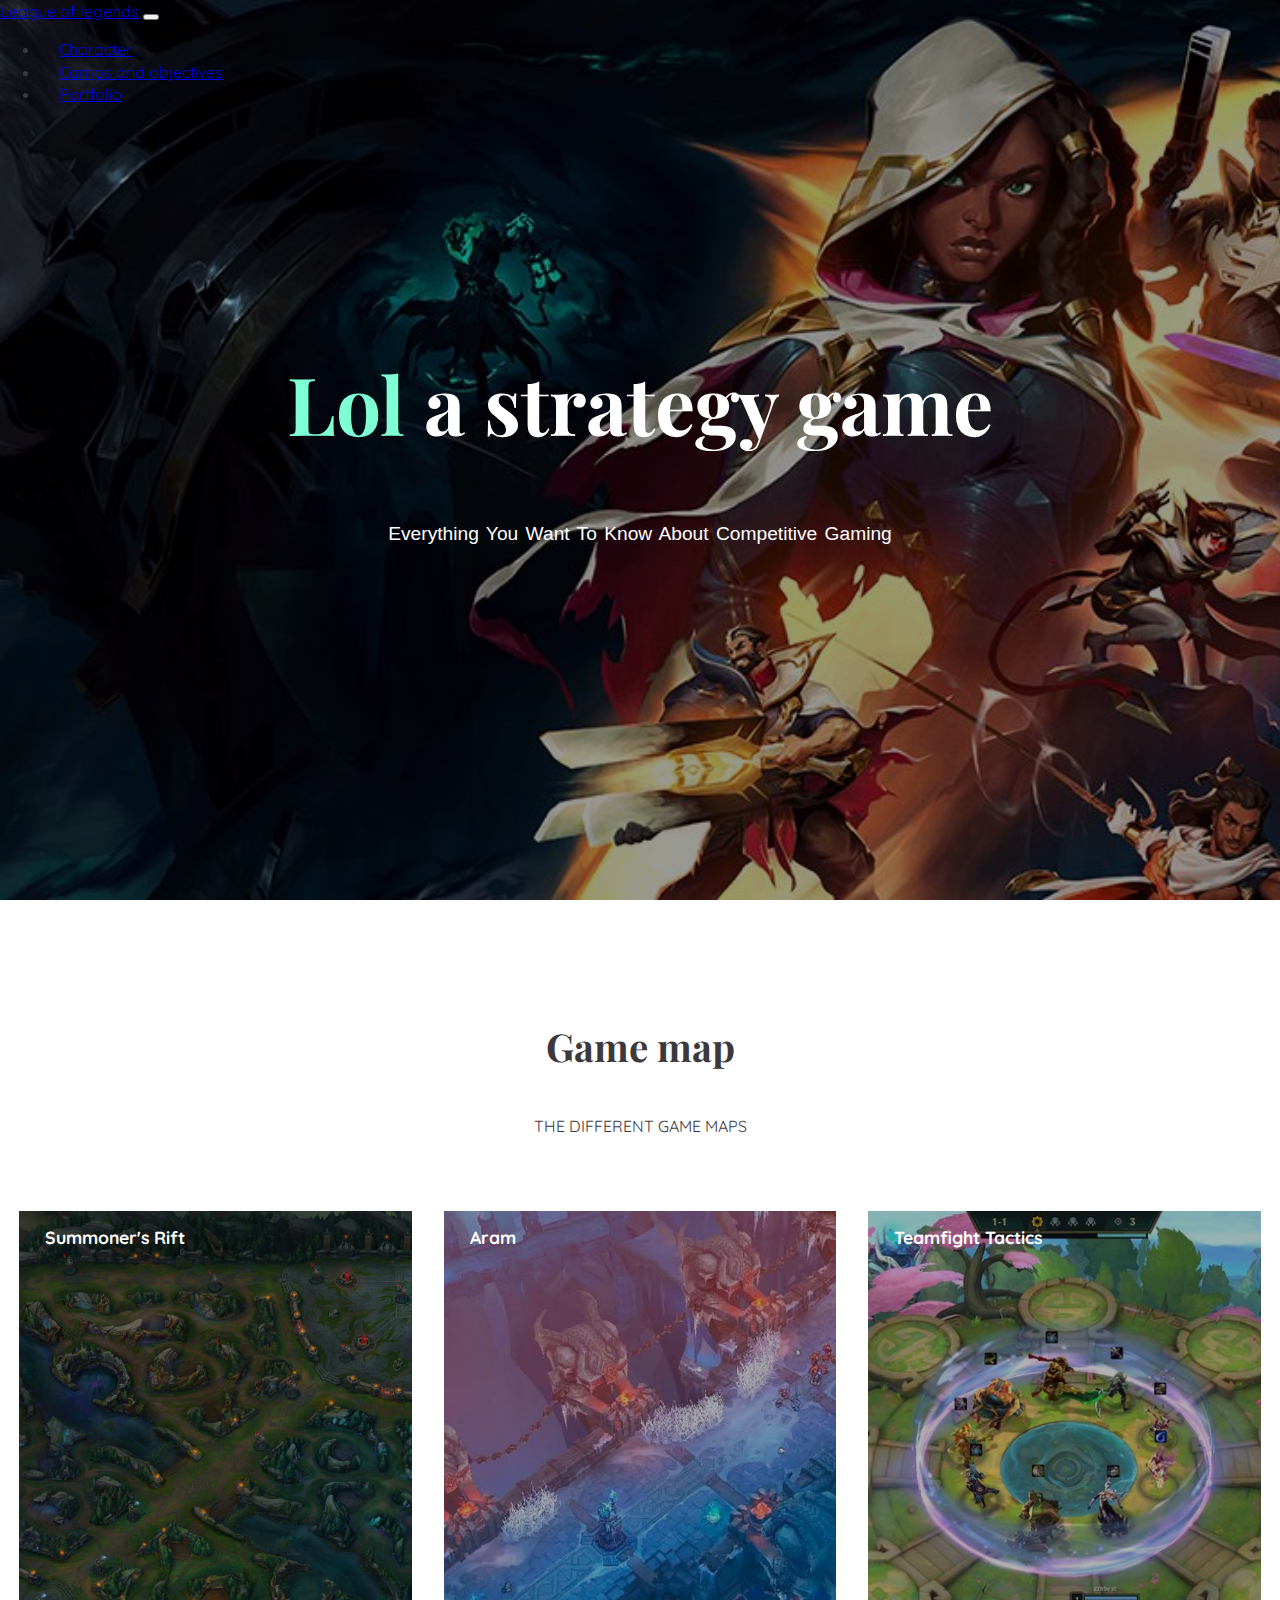
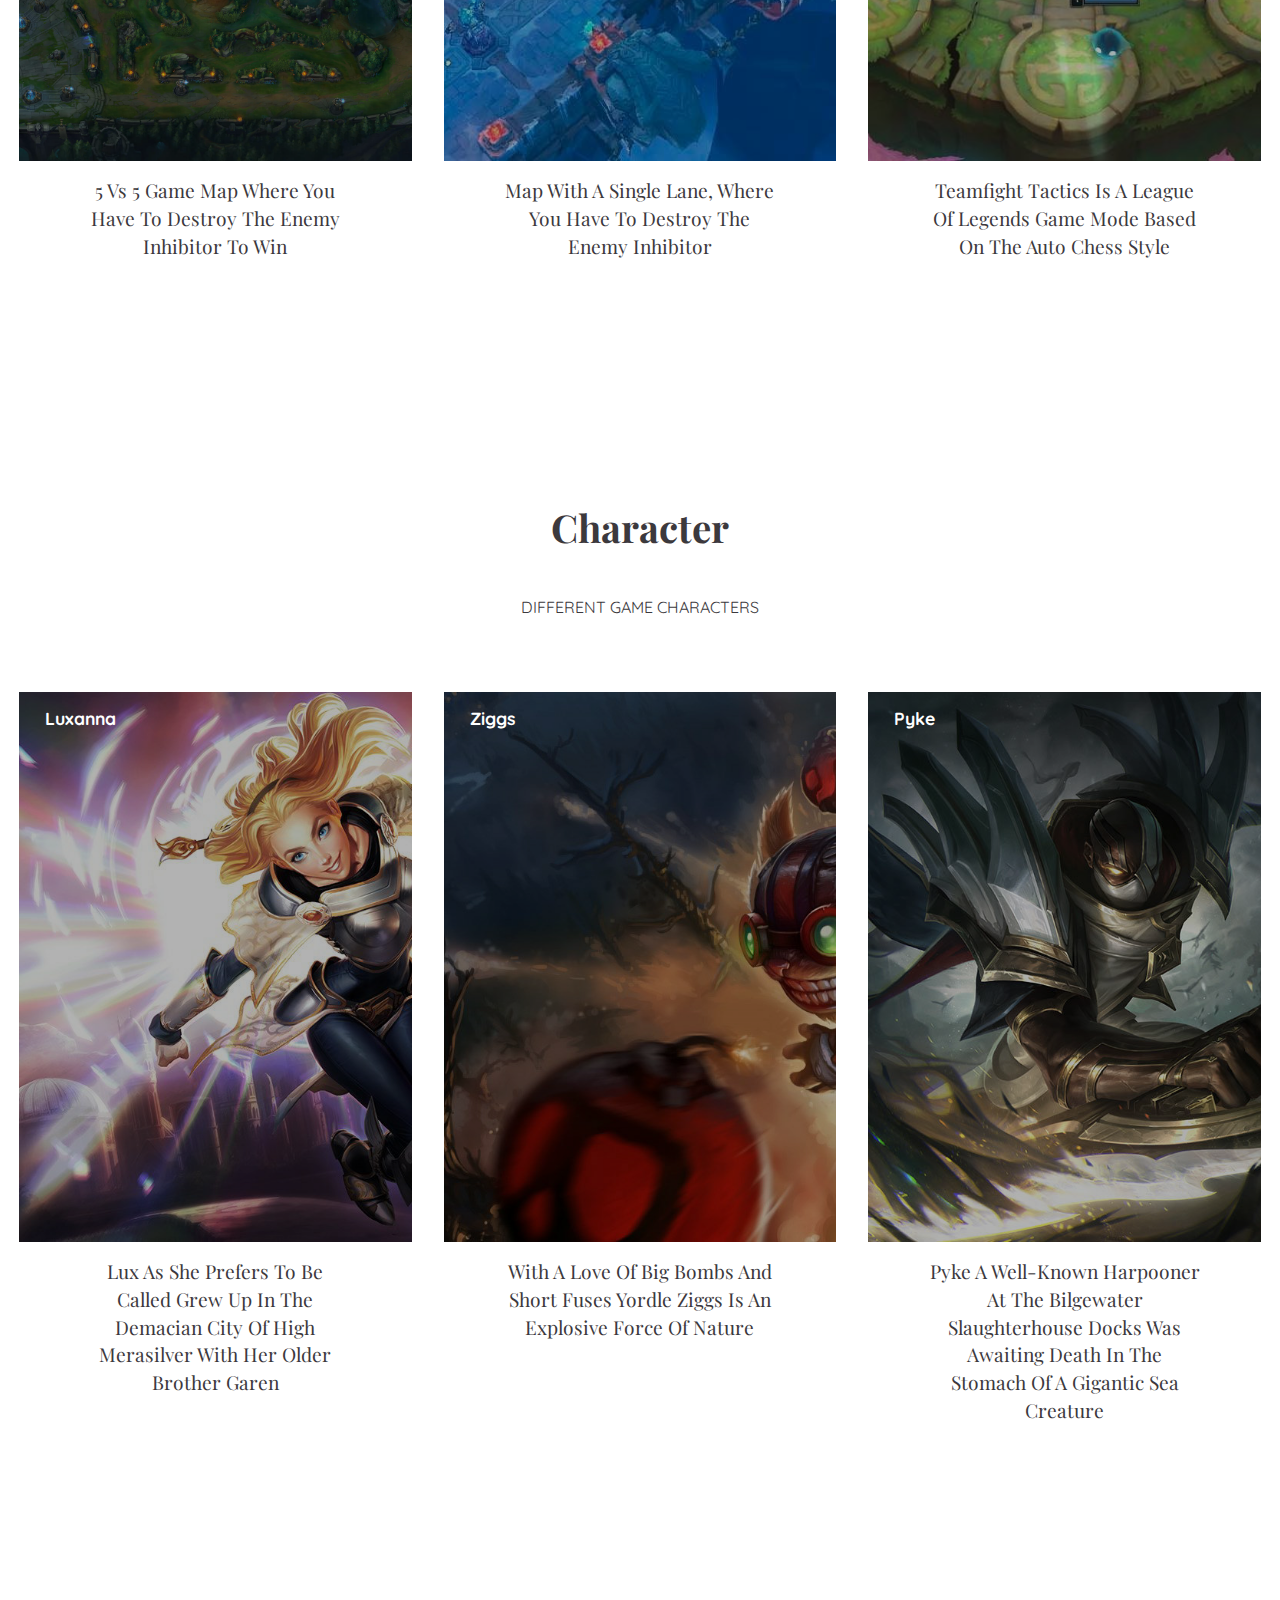
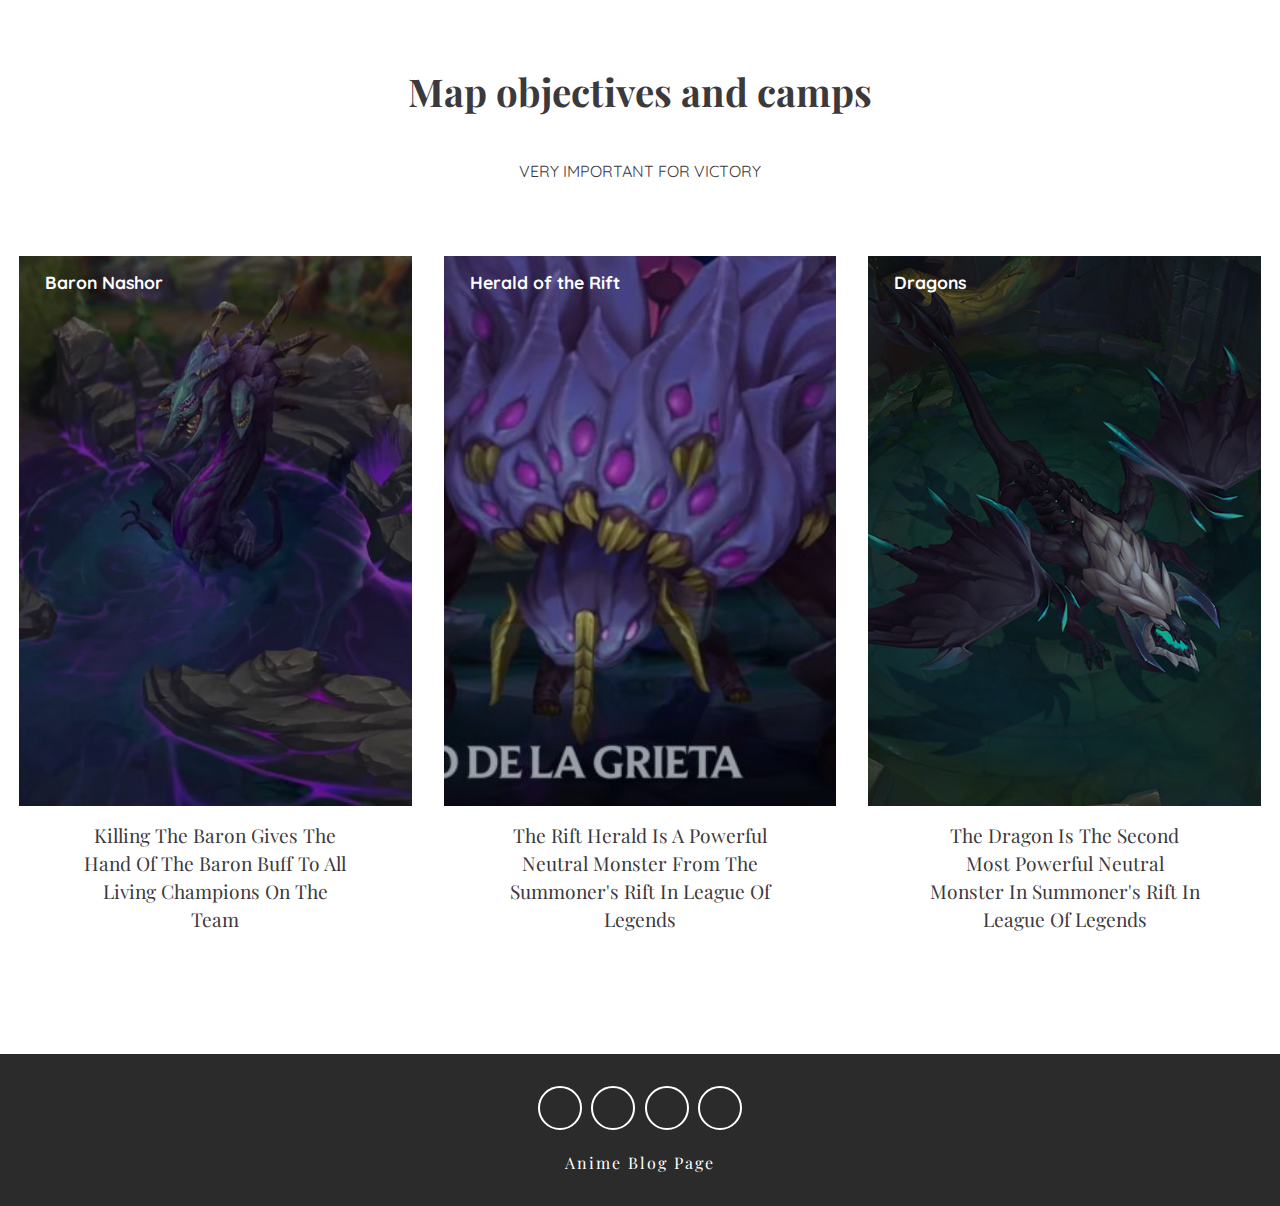
<file: pages/lol.html>
<!DOCTYPE html>
<html lang="en">
<head>
    <meta charset="UTF-8">
    <meta name="viewport" content="width=device-width, initial-scale=1.0">
    <title>League Of Legends</title>
    <link
    href="https://fonts.googleapis.com/css2?family=Playfair+Display:wght@500;600;700;800;900&family=Quicksand:wght@300;400;500;600;700&display=swap"
    rel="stylesheet">
    <link href="https://cdn.jsdelivr.net/npm/bootstrap@5.3.2/dist/css/bootstrap.min.css" rel="stylesheet"
    integrity="sha384-T3c6CoIi6uLrA9TneNEoa7RxnatzjcDSCmG1MXxSR1GAsXEV/Dwwykc2MPK8M2HN" crossorigin="anonymous">
    <link rel="stylesheet" href="https://cdnjs.cloudflare.com/ajax/libs/font-awesome/5.15.1/css/all.min.css"
    integrity="sha512-+4zCK9k+qNFUR5X+cKL9EIR+ZOhtIloNl9GIKS57V1MyNsYpYcUrUeQc9vNfzsWfV28IaLL3i96P9sdNyeRssA=="
    crossorigin="anonymous" />
    <link rel="stylesheet" href="../css/index.css">
</head>
<body class="lol-body">
    <header class="lol-header">
    <nav class="navbar navbar-expand-lg bg-body-tertiary lol-navbar">
      <div class="container-fluid">
        <a class="navbar-brand" href="#">League of legends</a>
        <button
          class="navbar-toggler"
          type="button"
          data-bs-toggle="collapse"
          data-bs-target="#navbarNav"
          aria-controls="navbarNav"
          aria-expanded="false"
          aria-label="Toggle navigation"
        >
          <span class="navbar-toggler-icon"></span>
        </button>
        <div class="collapse navbar-collapse" id="navbarNav">
          <ul class="navbar-nav">
            <li class="nav-item">
              <a class="nav-link active" aria-current="page" href="#character"
                >Character</a
              >
            </li>
            <li class="nav-item">
              <a class="nav-link" href="#camps-and-objectives">Camps and objectives</a>
            </li>
            <li class="nav-item">
              <a class="nav-link" href="../index.html">Portfolio</a>
            </li>
          </ul>
        </div>
      </div>
    </nav>

    <div class="banner">
      <div class="container">
        <h1 class="banner-title">
          <span>Lol</span> a strategy game
        </h1>
        <p>everything you want to know about competitive gaming</p>
      </div>
    </header>

    <section class="recent-lol" id="recent-lol">
      <div class="container">
        <div class="title">
          <h2>Game map</h2>
          <p>the different game maps</p>
        </div>
  
        <div class="recent-lol-content">
          <div class="recent-lol-item">
            <div class="recent-lol-img">
              <img src="../images/lol/mapa-lol.jpg" alt="">
  
              <span>Summoner's Rift</span>
            </div>
            <div class="recent-lol-title">
              <a href="#">5 vs 5 game map where you have to destroy the enemy inhibitor to win</a>
            </div>
          </div>
          <div class="recent-lol-item">
            <div class="recent-lol-img">
              <img src="../images/lol/aram.jpeg" alt="">
  
              <span>Aram</span>
            </div>
            <div class="recent-lol-title">
              <a href="#">map with a single lane, where you have to destroy the enemy inhibitor</a>
            </div>
          </div>
          <div class="recent-lol-item">
            <div class="recent-lol-img">
              <img src="../images/lol/tft.jpg" alt="">
  
              <span>Teamfight Tactics</span>
            </div>
            <div class="recent-lol-title">
              <a href="#">Teamfight Tactics is a League of Legends game mode based on the auto chess style</a>
            </div>
          </div>
          </div>
        </div>
      </div>
    </section>

    <section class="recent-lol" id="character">
      <div class="container">
        <div class="title">
          <h2>Character</h2>
          <p>different game characters</p>
        </div>
  
        <div class="recent-lol-content">
          <div class="recent-lol-item">
            <div class="recent-lol-img">
              <img src="../images/lol/Lux.jpg" alt="">
  
              <span>Luxanna</span>
            </div>
            <div class="recent-lol-title">
              <a href="#">Lux as she prefers to be called grew up in the Demacian city of High Merasilver with her older brother Garen</a>
            </div>
          </div>
          <div class="recent-lol-item">
            <div class="recent-lol-img">
              <img src="../images/lol/Ziggs.jpg" alt="">
  
              <span>Ziggs</span>
            </div>
            <div class="recent-lol-title">
              <a href="#">with a love of big bombs and short fuses yordle Ziggs is an explosive force of nature</a>
            </div>
          </div>
          <div class="recent-lol-item">
            <div class="recent-lol-img">
              <img src="../images/lol/Pyke.jpg" alt="">
  
              <span>Pyke</span>
            </div>
            <div class="recent-lol-title">
              <a href="#">Pyke a well-known harpooner at the Bilgewater Slaughterhouse docks was awaiting death in the stomach of a gigantic sea creature</a>
            </div>
          </div>
          </div>
        </div>
      </div>
    </section>

    <section class="recent-lol" id="camps-and-objectives">
      <div class="container">
        <div class="title">
          <h2>Map objectives and camps</h2>
          <p>Very important for victory</p>
        </div>
  
        <div class="recent-lol-content">
          <div class="recent-lol-item">
            <div class="recent-lol-img">
              <img src="../images/lol/nashor.jpg" alt="">
  
              <span>Baron Nashor</span>
            </div>
            <div class="recent-lol-title">
              <a href="#">Killing the Baron gives the Hand of the Baron buff to all living champions on the team</a>
            </div>
          </div>
          <div class="recent-lol-item">
            <div class="recent-lol-img">
              <img src="../images/lol/heraldo.jpg" alt="">
  
              <span>Herald of the Rift</span>
            </div>
            <div class="recent-lol-title">
              <a href="#">The Rift Herald is a powerful neutral monster from the Summoner's Rift in League of Legends</a>
            </div>
          </div>
          <div class="recent-lol-item">
            <div class="recent-lol-img">
              <img src="../images/lol/dragon.jpg" alt="">
  
              <span>Dragons</span>
            </div>
            <div class="recent-lol-title">
              <a href="#">The Dragon is the second most powerful neutral monster in Summoner's Rift in League of Legends</a>
            </div>
          </div>
          </div>
        </div>
      </div>
    </section>

    <footer class="lol-footer">
      <div class="social-links">
        <a href="#"><i class="fab fa-facebook-f"></i></a>
        <a href="#"><i class="fab fa-twitter"></i></a>
        <a href="#"><i class="fab fa-instagram"></i></a>
        <a href="#"><i class="fab fa-pinterest"></i></a>
      </div>
      <span>Anime Blog Page</span>
    </footer>

    <script src="https://cdn.jsdelivr.net/npm/bootstrap@5.3.2/dist/js/bootstrap.bundle.min.js"
    integrity="sha384-C6RzsynM9kWDrMNeT87bh95OGNyZPhcTNXj1NW7RuBCsyN/o0jlpcV8Qyq46cDfL"
    crossorigin="anonymous"></script>
  </body>
</body>
</html>
</file>
<file: css/index.css>
.anime-body {
  padding: 0;
  margin: 0;
  font-family: "Quicksand", sans-serif;
  line-height: 1.4;
  color: #3c393d;
}
.anime-body .container {
  max-width: 1320px;
  margin: 0 auto;
  padding: 0 1.2rem;
}
.anime-body img {
  width: 100%;
  display: block;
}
.anime-body .title {
  text-align: center;
  padding: 1rem 0;
}
.anime-body .title h2 {
  font-family: "Playfair Display", serif;
  font-size: 2.4rem;
}
.anime-body .title p {
  text-transform: uppercase;
  padding: 0.6rem 0;
}

.anime-header {
  min-height: 100vh;
  background: linear-gradient(rgba(0, 0, 0, 0.4), rgba(0, 0, 0, 0.4)), url(../images/anime/banner.webp) center/cover no-repeat fixed;
  display: flex;
  flex-direction: column;
  justify-content: stretch;
}
.anime-header .anime-navbar {
  position: fixed;
  width: 100%;
  z-index: 999;
}
@media screen and (min-width: 540px) {
  .anime-header .anime-navbar .navbar-nav a {
    padding-right: 1.2rem;
    padding-left: 1.2rem;
  }
}
@media screen and (min-width: 768px) {
  .anime-header .anime-navbar .container {
    display: flex;
    align-items: center;
    justify-content: space-between;
  }
}
.anime-header .banner {
  flex: 1;
  display: flex;
  align-items: center;
  justify-content: center;
  text-align: center;
  color: #fff;
}
.anime-header .banner .banner-title {
  font-size: 3rem;
  font-family: "Playfair Display", serif;
  line-height: 1.2;
}
.anime-header .banner .banner-title span {
  font-family: "Playfair Display", serif;
  color: #7fffd4;
}
@media screen and (min-width: 540px) {
  .anime-header .banner .banner-title {
    font-size: 5rem;
  }
}
.anime-header .banner p {
  padding: 1rem 0 2rem 0;
  font-size: 1.2rem;
  text-transform: capitalize;
  font-family: "Roboto", sans-serif;
  font-weight: 300;
  word-spacing: 2px;
}
@media screen and (min-width: 540px) {
  .anime-header .banner form {
    margin-top: 1.4rem;
    width: 80%;
    margin-left: auto;
    margin-right: auto;
  }
}

.recent-anime {
  padding: 4.5rem 0;
}
.recent-anime .recent-anime-content {
  margin: 2rem 0;
}
.recent-anime .recent-anime-content .recent-anime-item {
  cursor: pointer;
  margin: 1.5rem 0;
}
.recent-anime .recent-anime-content .recent-anime-item .recent-anime-img {
  position: relative;
  overflow: hidden;
  height: 550px;
}
.recent-anime .recent-anime-content .recent-anime-item .recent-anime-img img {
  transition: all 0.5s ease;
}
.recent-anime .recent-anime-content .recent-anime-item .recent-anime-img span:first-of-type {
  position: absolute;
  z-index: 1;
  top: 10px;
  left: 10px;
  color: #fff;
  padding: 0.25rem 1rem;
}
.recent-anime .recent-anime-content .recent-anime-item .recent-anime-img span:last-of-type {
  position: absolute;
  z-index: 1;
  bottom: 10px;
  right: 10px;
  color: #fff;
  font-weight: 700;
  font-size: 1.1rem;
}
.recent-anime .recent-anime-content .recent-anime-item :hover img {
  transform: scale(1.2);
}
.recent-anime .recent-anime-content .recent-anime-item .recent-anime-img::after {
  position: absolute;
  content: "";
  top: 0;
  left: 0;
  width: 100%;
  height: 100%;
  background: rgba(0, 0, 0, 0.3);
}
.recent-anime .recent-anime-content .recent-anime-item .recent-anime-title {
  padding: 1rem;
  font-size: 1.2rem;
  text-align: center;
  width: 70%;
  margin: 0 auto;
}
.recent-anime .recent-anime-content .recent-anime-item .recent-anime-title a {
  color: #3c393d;
  text-decoration: none;
  text-transform: capitalize;
  font-family: "Playfair Display", serif;
}
@media screen and (min-width: 768px) {
  .recent-anime .recent-anime-content .recent-anime-item {
    margin: 0;
  }
}
@media screen and (min-width: 768px) {
  .recent-anime .recent-anime-content {
    display: grid;
    grid-template-columns: repeat(2, 1fr);
    gap: 2rem;
  }
}
@media screen and (min-width: 1200px) {
  .recent-anime .recent-anime-content {
    grid-template-columns: repeat(3, 1fr);
  }
}

.blog {
  background: #fff;
  padding: 4.5rem 0;
}
.blog .blog-content {
  margin: 2rem 0;
}
.blog .blog-content .blog-img {
  position: relative;
}
.blog .blog-content .luffy-img img {
  height: 580px;
}
.blog .blog-content .blog-text {
  margin: 2.2rem 0;
  padding: 0 1rem;
}
.blog .blog-content .blog-text span {
  font-weight: 300;
  display: block;
  padding-bottom: 0.5rem;
}
.blog .blog-content .blog-text h2 {
  font-family: "Playfair Display", serif;
  padding: 1rem 0;
  font-size: 1.65rem;
  font-weight: 500;
}
.blog .blog-content .blog-text p {
  font-weight: 300;
  font-size: 1.1rem;
  opacity: 0.9;
  padding-bottom: 1.2rem;
}
.blog .blog-content .blog-text a {
  font-family: "Roboto", sans-serif;
  font-size: 1.1rem;
  text-decoration: none;
  color: #3c393d;
  display: inline-block;
  background: #3c393d;
  color: #fff;
  padding: 0.55rem 1.2rem;
  transition: all 0.5s ease;
}
.blog .blog-content .blog-text a:hover {
  background: #2b2b2b;
}
@media screen and (min-width: 768px) {
  .blog .blog-content {
    display: grid;
    grid-template-columns: repeat(2, 1fr);
    gap: 2rem;
  }
}
@media screen and (min-width: 992px) {
  .blog .blog-content {
    grid-template-columns: repeat(3, 1fr);
  }
}

.anime-footer {
  background: #2b2b2b;
  color: #fff;
  text-align: center;
  padding: 2rem 0;
}
.anime-footer .social-links {
  display: flex;
  justify-content: center;
  margin-bottom: 1.4rem;
}
.anime-footer .social-links a {
  border: 2px solid #ffffff;
  color: #ffffff;
  display: block;
  width: 40px;
  height: 40px;
  display: flex;
  justify-content: center;
  align-items: center;
  border-radius: 50%;
  text-decoration: none;
  margin: 0 0.3rem;
  transition: all 0.5s ease;
}
.anime-footer .social-links a:hover {
  background: #fff;
  color: #2b2b2b;
}
.anime-footer span {
  margin-top: 1rem;
  display: block;
  font-family: "Playfair Display", serif;
  letter-spacing: 2px;
}

.portfolio-body {
  background-color: #030712;
  color: #ffffff;
}
.portfolio-body h2 {
  text-align: center;
}
.portfolio-body .container {
  padding: 120px 40px 0px;
}

.navbarContainer {
  position: fixed;
  width: 100%;
  background-color: #030712;
  border-color: #030712 !important;
}
.navbarContainer .navbarText {
  color: #ffffff !important;
}
.navbarContainer #navbarDropdownMenuLink {
  color: #ffffff;
}
.navbarContainer .dropdown-menu {
  background-color: #030712;
}
.navbarContainer .dropdown-menu .dropdown-item {
  color: #ffffff;
}
.navbarContainer .dropdown-menu .dropdown-item:hover {
  background-color: rgba(10, 216, 122, 0.7215686275);
}

.containerTitle {
  margin-bottom: 70px;
  font-family: monospace;
}
.containerTitle h2 {
  font-size: 40px;
}
.containerTitle h2 span {
  color: #0ad87a;
}

.about-me {
  display: flex;
  flex-direction: column;
  align-items: center;
}
.about-me .about-me-img img {
  width: 500px;
  max-width: 100%;
}

.projects {
  padding-top: 80px;
}
.projects .projects-img {
  display: flex;
  justify-content: space-around;
}
@media screen and (max-width: 992px) {
  .projects .projects-img {
    flex-direction: column;
    align-items: center;
  }
}
.projects img {
  width: 250px;
  height: 200px;
  object-fit: cover;
}
@media screen and (max-width: 992px) {
  .projects img {
    margin-bottom: 50px;
    width: 400px;
    max-width: 100%;
    height: 400px;
  }
}

.form-container {
  margin: 100px 0;
}
@media screen and (max-width: 840px) {
  .form-container {
    margin: 30px 0;
  }
}
.form-container .formcontact {
  padding: 0 200px;
}
.form-container .formcontact .formButtom {
  background-color: #0ad87a;
  border-color: #0ad87a;
  color: #030712;
}
.form-container .formcontact .textHelp {
  color: #ffffff;
}
@media screen and (max-width: 840px) {
  .form-container .formcontact {
    padding: 0 120px;
  }
}
@media screen and (max-width: 605px) {
  .form-container .formcontact {
    padding: 0 60px;
  }
}

.portfolio-footer {
  display: flex;
  flex-direction: column;
  gap: 5px;
  background-color: #030712;
  color: #ffffff;
  text-align: center;
  padding: 2rem 0;
}
.portfolio-footer .social-links {
  display: flex;
  justify-content: center;
  margin-bottom: 1.4rem;
}
.portfolio-footer .social-links a {
  border: 2px solid #ffffff;
  color: #ffffff;
  display: block;
  width: 40px;
  height: 40px;
  display: flex;
  justify-content: center;
  align-items: center;
  border-radius: 50%;
  text-decoration: none;
  margin: 0 0.3rem;
  transition: all 0.5s ease;
}
.portfolio-footer .social-links a:hover {
  background: #ffffff;
  color: #0ad87a;
}
.portfolio-footer span {
  margin-top: 1rem;
  display: block;
  font-family: "Playfair Display", serif;
  letter-spacing: 2px;
}

.lol-body {
  padding: 0;
  margin: 0;
  font-family: "Quicksand", sans-serif;
  line-height: 1.4;
  color: #3c393d;
}
.lol-body .container {
  max-width: 1320px;
  margin: 0 auto;
  padding: 0 1.2rem;
}
.lol-body img {
  width: 100%;
  display: block;
}
.lol-body .title {
  text-align: center;
  padding: 1rem 0;
}
.lol-body .title h2 {
  font-family: "Playfair Display", serif;
  font-size: 2.4rem;
}
.lol-body .title p {
  text-transform: uppercase;
  padding: 0.6rem 0;
}

.lol-header {
  min-height: 100vh;
  background: linear-gradient(rgba(0, 0, 0, 0.4), rgba(0, 0, 0, 0.4)), url(../../../images/lol/baner.jpeg) center/cover no-repeat fixed;
  display: flex;
  flex-direction: column;
  justify-content: stretch;
}
.lol-header .lol-navbar {
  position: fixed;
  width: 100%;
  z-index: 999;
}
@media screen and (min-width: 540px) {
  .lol-header .lol-navbar .navbar-nav a {
    padding-right: 1.2rem;
    padding-left: 1.2rem;
  }
}
@media screen and (min-width: 768px) {
  .lol-header .lol-navbar .container {
    display: flex;
    align-items: center;
    justify-content: space-between;
  }
}
.lol-header .banner {
  flex: 1;
  display: flex;
  align-items: center;
  justify-content: center;
  text-align: center;
  color: #fff;
}
.lol-header .banner .banner-title {
  font-size: 3rem;
  font-family: "Playfair Display", serif;
  line-height: 1.2;
}
.lol-header .banner .banner-title span {
  font-family: "Playfair Display", serif;
  color: #7fffd4;
}
@media screen and (min-width: 540px) {
  .lol-header .banner .banner-title {
    font-size: 5rem;
  }
}
.lol-header .banner p {
  padding: 1rem 0 2rem 0;
  font-size: 1.2rem;
  text-transform: capitalize;
  font-family: "Roboto", sans-serif;
  font-weight: 300;
  word-spacing: 2px;
}
@media screen and (min-width: 540px) {
  .lol-header .banner form {
    margin-top: 1.4rem;
    width: 80%;
    margin-left: auto;
    margin-right: auto;
  }
}

.recent-lol {
  padding: 4.5rem 0;
}
.recent-lol .recent-lol-content {
  margin: 2rem 0;
}
.recent-lol .recent-lol-content .recent-lol-item {
  cursor: pointer;
  margin: 1.5rem 0;
}
.recent-lol .recent-lol-content .recent-lol-item .recent-lol-img {
  position: relative;
  overflow: hidden;
}
.recent-lol .recent-lol-content .recent-lol-item .recent-lol-img img {
  transition: all 0.5s ease;
  height: 550px;
  object-fit: cover;
}
.recent-lol .recent-lol-content .recent-lol-item .recent-lol-img span:first-of-type {
  position: absolute;
  z-index: 1;
  top: 10px;
  left: 10px;
  color: #fff;
  padding: 0.25rem 1rem;
}
.recent-lol .recent-lol-content .recent-lol-item .recent-lol-img span:last-of-type {
  position: absolute;
  z-index: 1;
  bottom: 10px;
  right: 10px;
  color: #fff;
  font-weight: 700;
  font-size: 1.1rem;
}
.recent-lol .recent-lol-content .recent-lol-item :hover img {
  transform: scale(1.2);
}
.recent-lol .recent-lol-content .recent-lol-item .recent-lol-img::after {
  position: absolute;
  content: "";
  top: 0;
  left: 0;
  width: 100%;
  height: 100%;
  background: rgba(0, 0, 0, 0.3);
}
.recent-lol .recent-lol-content .recent-lol-item .recent-lol-title {
  padding: 1rem;
  font-size: 1.2rem;
  text-align: center;
  width: 70%;
  margin: 0 auto;
}
.recent-lol .recent-lol-content .recent-lol-item .recent-lol-title a {
  color: #3c393d;
  text-decoration: none;
  text-transform: capitalize;
  font-family: "Playfair Display", serif;
}
@media screen and (min-width: 768px) {
  .recent-lol .recent-lol-content .recent-lol-item {
    margin: 0;
  }
}
@media screen and (min-width: 768px) {
  .recent-lol .recent-lol-content {
    display: grid;
    grid-template-columns: repeat(2, 1fr);
    gap: 2rem;
  }
}
@media screen and (min-width: 1200px) {
  .recent-lol .recent-lol-content {
    grid-template-columns: repeat(3, 1fr);
  }
}

.lol-footer {
  background: #2b2b2b;
  color: #fff;
  text-align: center;
  padding: 2rem 0;
}
.lol-footer .social-links {
  display: flex;
  justify-content: center;
  margin-bottom: 1.4rem;
}
.lol-footer .social-links a {
  border: 2px solid #ffffff;
  color: #ffffff;
  display: block;
  width: 40px;
  height: 40px;
  display: flex;
  justify-content: center;
  align-items: center;
  border-radius: 50%;
  text-decoration: none;
  margin: 0 0.3rem;
  transition: all 0.5s ease;
}
.lol-footer .social-links a:hover {
  background: #fff;
  color: #2b2b2b;
}
.lol-footer span {
  margin-top: 1rem;
  display: block;
  font-family: "Playfair Display", serif;
  letter-spacing: 2px;
}

.blog-it-body {
  background-color: #030712;
  color: #ffffff;
}
.blog-it-body h2 {
  text-align: center;
}
.blog-it-body .container {
  padding: 120px 40px 0px;
}

.navbarContainer {
  position: fixed;
  width: 100%;
  background-color: #030712;
  border-color: #030712 !important;
}
.navbarContainer .navbarText {
  color: #ffffff !important;
}
.navbarContainer #navbarDropdownMenuLink {
  color: #ffffff;
}
.navbarContainer .dropdown-menu {
  background-color: #030712;
}
.navbarContainer .dropdown-menu .dropdown-item {
  color: #ffffff;
}
.navbarContainer .dropdown-menu .dropdown-item:hover {
  background-color: rgba(10, 216, 122, 0.7215686275);
}

.containerTitle {
  margin-bottom: 70px;
  font-family: monospace;
}
.containerTitle h2 {
  font-size: 40px;
}
.containerTitle h2 span {
  color: #0ad87a;
}

.new {
  display: flex;
  flex-direction: column;
  align-items: center;
}
.new .new-img img {
  width: 500px;
  max-width: 100%;
}

.form-container {
  margin: 100px 0;
}
@media screen and (max-width: 840px) {
  .form-container {
    margin: 30px 0;
  }
}
.form-container .formcontact {
  padding: 0 200px;
}
.form-container .formcontact .formButtom {
  background-color: #0ad87a;
  border-color: #0ad87a;
  color: #030712;
}
.form-container .formcontact .textHelp {
  color: #ffffff;
}
@media screen and (max-width: 840px) {
  .form-container .formcontact {
    padding: 0 120px;
  }
}
@media screen and (max-width: 605px) {
  .form-container .formcontact {
    padding: 0 60px;
  }
}

.blog-it-footer {
  display: flex;
  flex-direction: column;
  gap: 5px;
  background-color: #030712;
  color: #ffffff;
  text-align: center;
  padding: 2rem 0;
}
.blog-it-footer .social-links {
  display: flex;
  justify-content: center;
  margin-bottom: 1.4rem;
}
.blog-it-footer .social-links a {
  border: 2px solid #ffffff;
  color: #ffffff;
  display: block;
  width: 40px;
  height: 40px;
  display: flex;
  justify-content: center;
  align-items: center;
  border-radius: 50%;
  text-decoration: none;
  margin: 0 0.3rem;
  transition: all 0.5s ease;
}
.blog-it-footer .social-links a:hover {
  background: #ffffff;
  color: #0ad87a;
}
.blog-it-footer span {
  margin-top: 1rem;
  display: block;
  font-family: "Playfair Display", serif;
  letter-spacing: 2px;
}

.portfolio-body {
  background-color: #030712;
  color: #ffffff;
}
.portfolio-body h2 {
  text-align: center;
}
.portfolio-body .container {
  padding: 120px 40px 0px;
}

.navbarContainer {
  position: fixed;
  width: 100%;
  background-color: #030712;
  border-color: #030712 !important;
}
.navbarContainer .navbarText {
  color: #ffffff !important;
}
.navbarContainer #navbarDropdownMenuLink {
  color: #ffffff;
}
.navbarContainer .dropdown-menu {
  background-color: #030712;
}
.navbarContainer .dropdown-menu .dropdown-item {
  color: #ffffff;
}
.navbarContainer .dropdown-menu .dropdown-item:hover {
  background-color: rgba(10, 216, 122, 0.7215686275);
}

.containerTitle {
  margin-bottom: 70px;
  font-family: monospace;
}
.containerTitle h2 {
  font-size: 40px;
}
.containerTitle h2 span {
  color: #0ad87a;
}

.news {
  display: flex;
  flex-direction: column;
  align-items: center;
}
.news .news-img img {
  width: 500px;
  max-width: 100%;
}

.form-container {
  margin: 100px 0;
}
@media screen and (max-width: 840px) {
  .form-container {
    margin: 30px 0;
  }
}
.form-container .formcontact {
  padding: 0 200px;
}
.form-container .formcontact .formButtom {
  background-color: #0ad87a;
  border-color: #0ad87a;
  color: #030712;
}
.form-container .formcontact .textHelp {
  color: #ffffff;
}
@media screen and (max-width: 840px) {
  .form-container .formcontact {
    padding: 0 120px;
  }
}
@media screen and (max-width: 605px) {
  .form-container .formcontact {
    padding: 0 60px;
  }
}

.portfolio-footer {
  display: flex;
  flex-direction: column;
  gap: 5px;
  background-color: #030712;
  color: #ffffff;
  text-align: center;
  padding: 2rem 0;
}
.portfolio-footer .social-links {
  display: flex;
  justify-content: center;
  margin-bottom: 1.4rem;
}
.portfolio-footer .social-links a {
  border: 2px solid #ffffff;
  color: #ffffff;
  display: block;
  width: 40px;
  height: 40px;
  display: flex;
  justify-content: center;
  align-items: center;
  border-radius: 50%;
  text-decoration: none;
  margin: 0 0.3rem;
  transition: all 0.5s ease;
}
.portfolio-footer .social-links a:hover {
  background: #ffffff;
  color: #0ad87a;
}
.portfolio-footer span {
  margin-top: 1rem;
  display: block;
  font-family: "Playfair Display", serif;
  letter-spacing: 2px;
}

/*# sourceMappingURL=index.css.map */
</file>
